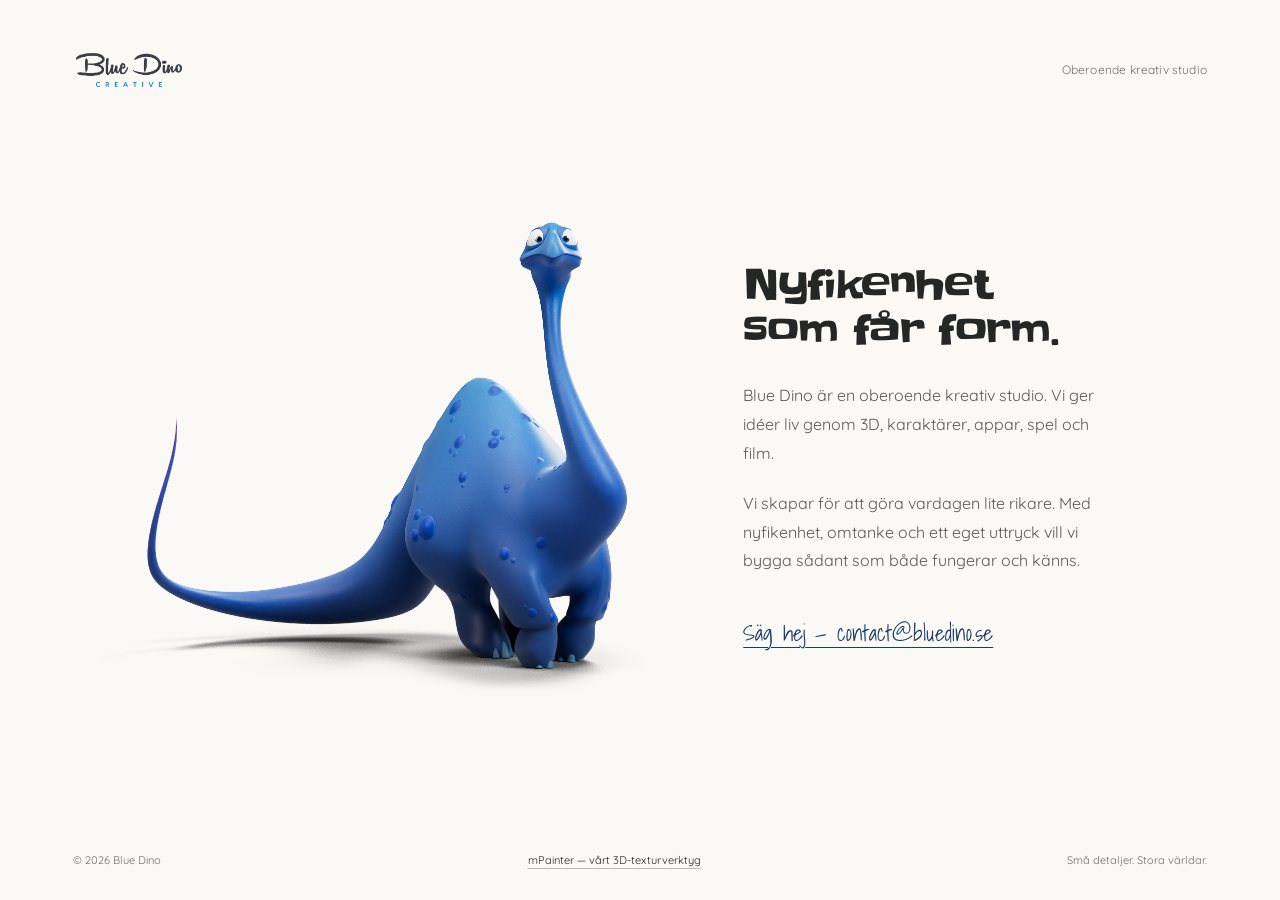
<file: index.html>
<!doctype html>
<html lang="sv">
  <head>
    <meta charset="UTF-8" />
    <meta name="viewport" content="width=device-width, initial-scale=1.0" />
    <meta name="theme-color" content="#faf9f6" />
    <meta name="description" content="Blue Dino är en oberoende kreativ studio. 3D, karaktärer, appar, spel och film — med nyfikenhet, omtanke och ett eget uttryck." />
    <link rel="icon" href="./assets/blue-dino-logo.png" type="image/png" />
    <link rel="preload" href="./assets/dino.png" as="image" fetchpriority="high" />
    <title>Blue Dino — Nyfikenhet som får form</title>
    <script type="module" crossorigin src="./assets/index-DoFZEv8U.js"></script>
    <link rel="stylesheet" crossorigin href="./assets/index-B7NXnQMo.css">
  </head>
  <!-- Fotlanken till /mpainter/ ar inlagd for hand i assets/index-DoFZEv8U.js
       och assets/index-B7NXnQMo.css. Startsidans kallkod ligger i
       BlueDino/website och har gatt isar fran det som ligger har, sa en ny
       build fran den kallan tar bort lanken igen. -->
  <body>
    <div id="root"></div>
  </body>
</html>
</file>
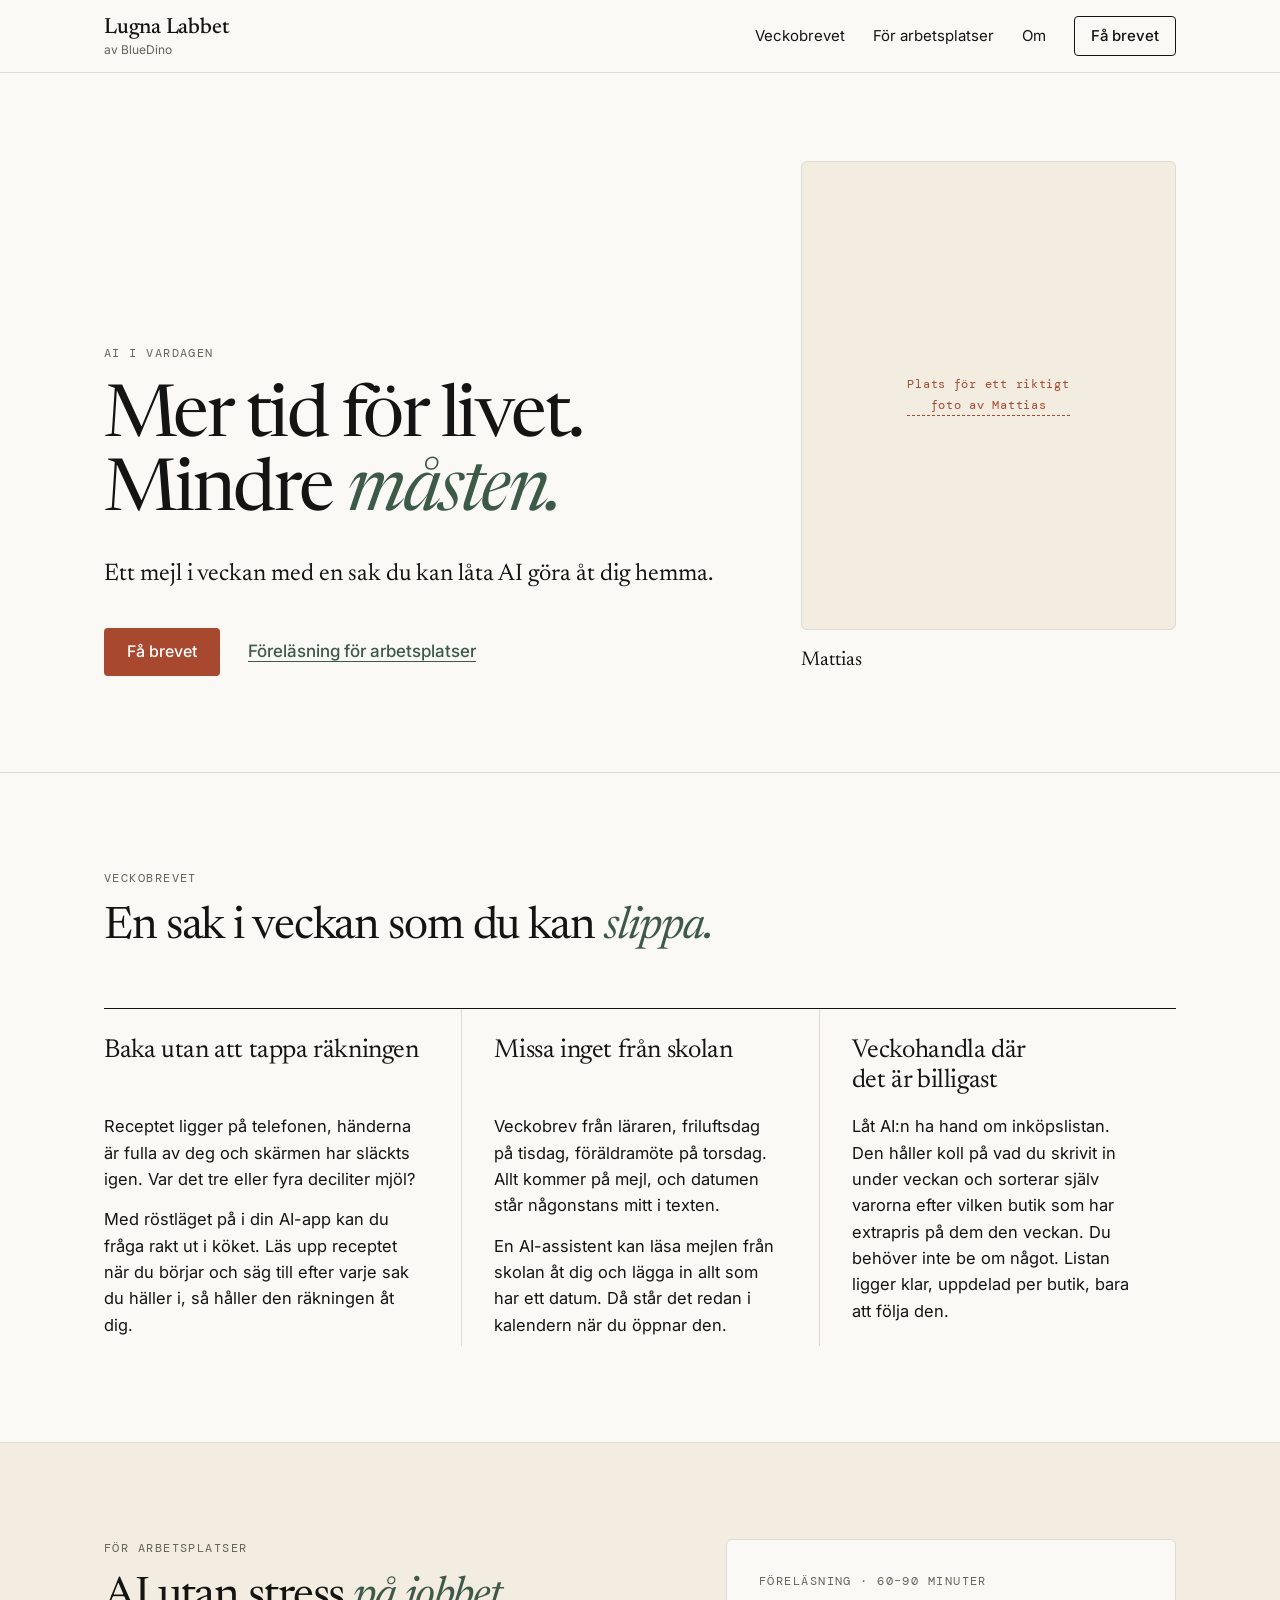
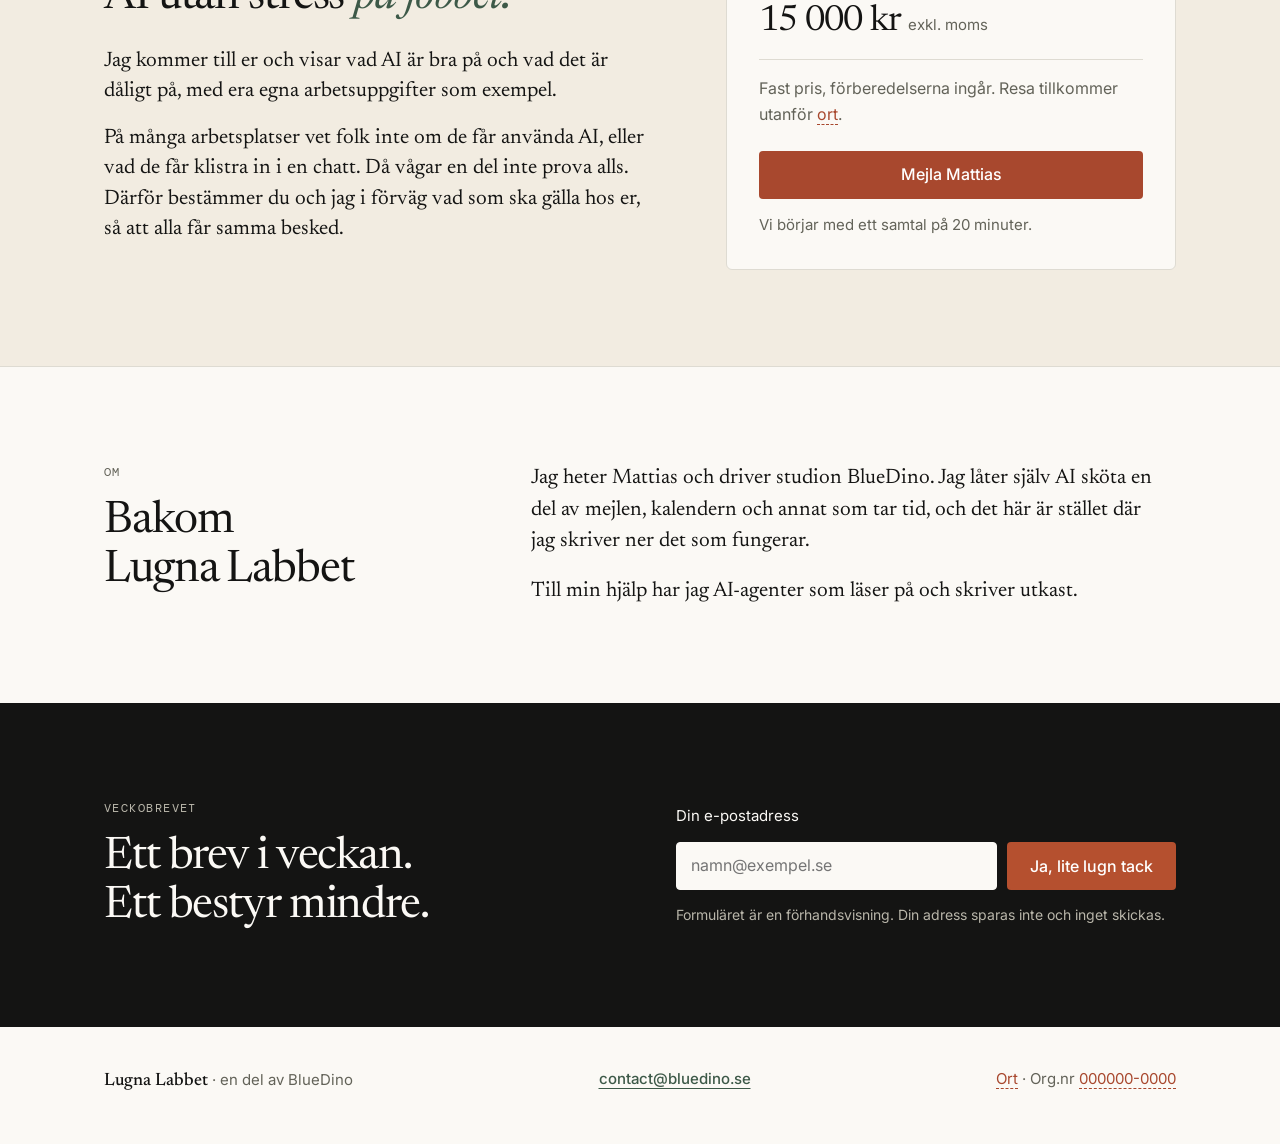
<file: ai/index.html>
<!doctype html>
<html lang="sv">
<head>
<meta charset="utf-8">
<meta name="viewport" content="width=device-width, initial-scale=1">
<title>Lugna Labbet — AI i vardagen, i din takt</title>
<meta name="description" content="Ett mejl i veckan med en sak du kan låta AI göra åt dig hemma. Föreläsningar för arbetsplatser.">
<meta name="color-scheme" content="light">
<link rel="preconnect" href="https://fonts.googleapis.com">
<link rel="preconnect" href="https://fonts.gstatic.com" crossorigin>
<link href="https://fonts.googleapis.com/css2?family=DM+Mono:wght@400;500&family=Inter:wght@400;500;600&family=Newsreader:ital,opsz,wght@0,6..72,400;0,6..72,500;1,6..72,400&display=swap" rel="stylesheet">
<!--
  UTKAST 2026-11-18. Tre saker är platshållare och märkta med class="todo":
  foto på Mattias, ort och organisationsnummer.
  Formuläret skickar ingenting än.
-->
<style>
  :root {
    --paper: #fbf9f5;
    --paper-deep: #f2ece1;
    --ink: #141413;
    --muted: #636359;
    --terra: #a8482e;
    --terra-hover: #8f3b24;
    --sage: #3d5948;
    --sage-soft: #5e7a68;
    --line: #dedbd2;
    --serif: "Newsreader", Georgia, "Times New Roman", serif;
    --sans: "Inter", system-ui, -apple-system, "Segoe UI", Arial, sans-serif;
    --mono: "DM Mono", ui-monospace, "SF Mono", Menlo, monospace;
    --wrap: 1120px;
    --gutter: 24px;
    --radius: 6px;
  }

  *, *::before, *::after { box-sizing: border-box; }
  html { -webkit-text-size-adjust: 100%; scroll-behavior: smooth; }
  body {
    margin: 0;
    background: var(--paper);
    color: var(--ink);
    font-family: var(--sans);
    font-size: 17px;
    line-height: 1.6;
    -webkit-font-smoothing: antialiased;
    text-rendering: optimizeLegibility;
  }
  a { color: inherit; }
  p { margin: 0; }
  h1, h2, h3 { margin: 0; font-family: var(--serif); font-weight: 400; text-wrap: balance; }
  ul { margin: 0; padding: 0; list-style: none; }

  .wrap { max-width: var(--wrap); margin: 0 auto; padding: 0 var(--gutter); }

  .skip {
    position: absolute; left: var(--gutter); top: -60px;
    background: var(--ink); color: var(--paper);
    padding: 10px 14px; border-radius: 4px; text-decoration: none; z-index: 10;
  }
  .skip:focus { top: 12px; }

  :focus-visible { outline: 2px solid var(--sage); outline-offset: 3px; border-radius: 2px; }

  .eyebrow {
    font-family: var(--mono);
    font-size: 12px;
    letter-spacing: 0.12em;
    text-transform: uppercase;
    color: var(--muted);
  }

  .todo { border-bottom: 1px dashed var(--terra); color: var(--terra); }

  /* Knappar och länkar */
  .btn {
    display: inline-flex; align-items: center; justify-content: center;
    min-height: 48px; padding: 0 22px;
    font-family: var(--sans); font-size: 16px; font-weight: 500;
    text-decoration: none; border-radius: 4px; border: 1px solid transparent;
    cursor: pointer; transition: background-color 120ms ease, border-color 120ms ease;
  }
  .btn-primary { background: var(--terra); color: #fff; }
  .btn-primary:hover { background: var(--terra-hover); }
  .btn-quiet { background: transparent; color: var(--ink); border-color: var(--ink); }
  .btn-quiet:hover { background: var(--ink); color: var(--paper); }
  .link {
    color: var(--sage); font-weight: 500;
    text-decoration: underline; text-decoration-thickness: 1px; text-underline-offset: 4px;
  }
  .link:hover { text-decoration-thickness: 2px; }

  /* Sidhuvud */
  .top { border-bottom: 1px solid var(--line); }
  .top .wrap { display: flex; align-items: center; justify-content: space-between; gap: 24px; min-height: 72px; }
  .brand { text-decoration: none; display: flex; flex-direction: column; line-height: 1.1; }
  .brand b { font-family: var(--serif); font-weight: 500; font-size: 22px; letter-spacing: -0.01em; }
  .brand span { font-size: 12px; color: var(--muted); margin-top: 3px; }
  .nav { display: flex; align-items: center; gap: 28px; font-size: 15px; }
  .nav a { text-decoration: none; }
  .nav a:not(.btn):hover { text-decoration: underline; text-underline-offset: 5px; }
  .nav .btn { min-height: 40px; padding: 0 16px; font-size: 15px; }

  /* Första skärmen */
  .hero { padding: 88px 0 96px; }
  .hero .wrap { display: grid; grid-template-columns: minmax(0, 1.25fr) minmax(0, 0.75fr); gap: 72px; align-items: end; }
  .hero h1 {
    font-size: clamp(2.7rem, 6.2vw, 4.5rem);
    line-height: 1.02; letter-spacing: -0.035em;
    margin-top: 20px;
  }
  h1 em, h2 em { font-style: italic; color: var(--sage); }
  .lead {
    font-family: var(--serif); font-size: clamp(1.25rem, 2vw, 1.5rem); line-height: 1.4;
    max-width: 30em; margin-top: 28px;
  }
  .hero-actions { display: flex; flex-wrap: wrap; align-items: center; gap: 20px 28px; margin-top: 36px; }

  .portrait { margin: 0; }
  .portrait .frame {
    aspect-ratio: 4 / 5; background: var(--paper-deep); border: 1px solid var(--line);
    border-radius: var(--radius); display: grid; place-items: center; padding: 24px; text-align: center;
  }
  .portrait .frame span { font-family: var(--mono); font-size: 12px; letter-spacing: 0.06em; line-height: 1.7; }
  .portrait figcaption { margin-top: 14px; font-family: var(--serif); font-size: 20px; }

  /* Avsnitt */
  section { padding: 96px 0; border-top: 1px solid var(--line); }
  .head { max-width: 38em; }
  .head h2, .signup h2 { font-size: clamp(1.95rem, 3.7vw, 2.8rem); line-height: 1.08; letter-spacing: -0.025em; margin-top: 16px; }

  /* Brevet */
  .scenes { display: grid; grid-template-columns: repeat(3, minmax(0, 1fr)); margin-top: 56px; border-top: 1px solid var(--ink); }
  .scenes > li { padding: 28px 36px 8px 0; }
  .scenes > li + li { padding-left: 32px; border-left: 1px solid var(--line); }
  .scenes h3 { font-size: 26px; line-height: 1.15; letter-spacing: -0.015em; min-height: 2.3em; }
  .scenes p { margin-top: 14px; font-size: 16.5px; line-height: 1.6; }
  .scenes h3 + p { margin-top: 16px; }

  /* Arbetsplatser */
  .work { background: var(--paper-deep); }
  .work-grid { display: grid; grid-template-columns: minmax(0, 1.1fr) minmax(0, 0.9fr); gap: 72px; align-items: start; }
  .work .head p:not(.eyebrow) { font-family: var(--serif); font-size: 21px; line-height: 1.45; margin-top: 24px; }
  .work .head p:not(.eyebrow) + p { margin-top: 16px; }

  .offer { background: var(--paper); border: 1px solid var(--line); border-radius: var(--radius); padding: 32px; }
  .offer .price { font-family: var(--serif); font-size: 36px; line-height: 1.1; letter-spacing: -0.02em; margin-top: 12px; }
  .offer .price small { font-family: var(--sans); font-size: 15px; color: var(--muted); letter-spacing: 0; }
  .offer .terms { color: var(--muted); font-size: 16px; margin-top: 16px; padding-top: 16px; border-top: 1px solid var(--line); }
  .offer .btn { width: 100%; margin-top: 24px; }
  .offer .after { font-size: 15px; color: var(--muted); margin-top: 14px; }

  /* Om */
  .about { display: grid; grid-template-columns: minmax(0, 0.55fr) minmax(0, 1fr); gap: 72px; align-items: start; }
  .about .text p { font-family: var(--serif); font-size: 21px; line-height: 1.5; max-width: 30em; }
  .about .text p + p { margin-top: 18px; }

  /* Anmälan */
  .signup { background: var(--ink); color: var(--paper); border-top: 0; }
  .signup .wrap { display: grid; grid-template-columns: minmax(0, 1fr) minmax(0, 1fr); gap: 72px; align-items: center; }
  .signup .eyebrow { color: #b9b6aa; }
  .signup form { display: flex; gap: 10px; flex-wrap: wrap; }
  .signup label { display: block; width: 100%; font-size: 15px; margin-bottom: 4px; }
  .signup input {
    flex: 1 1 220px; min-height: 48px; padding: 0 14px;
    font: inherit; font-size: 16px; color: var(--ink);
    background: var(--paper); border: 1px solid var(--paper); border-radius: 4px;
  }
  .signup input:focus-visible { outline-color: #b9d0c1; }
  .signup .btn-primary { background: #b5502f; }
  .signup .btn-primary:hover { background: var(--terra); }
  .signup small { display: block; margin-top: 14px; font-size: 14px; color: #b9b6aa; }

  /* Sidfot */
  footer { padding: 40px 0 48px; font-size: 15px; color: var(--muted); }
  footer .wrap { display: flex; flex-wrap: wrap; justify-content: space-between; gap: 12px 40px; }
  footer b { color: var(--ink); font-family: var(--serif); font-weight: 500; font-size: 18px; }

  @media (max-width: 880px) {
    body { font-size: 16px; }
    .nav a:not(.btn) { display: none; }
    section { padding: 64px 0; }
    .hero { padding: 48px 0 64px; }
    .hero .wrap, .work-grid, .about, .signup .wrap { grid-template-columns: minmax(0, 1fr); gap: 40px; }
    .portrait { max-width: 320px; }
    .scenes { grid-template-columns: minmax(0, 1fr); margin-top: 40px; }
    .scenes > li, .scenes > li + li { padding: 28px 0 12px; border-left: 0; }
    .scenes > li + li { border-top: 1px solid var(--ink); }
    .scenes h3 { min-height: 0; }
    footer .wrap { flex-direction: column; }
  }

  @media (prefers-reduced-motion: reduce) {
    html { scroll-behavior: auto; }
    .btn { transition: none; }
  }
</style>
</head>
<body>

<a class="skip" href="#innehall">Hoppa till innehållet</a>

<header class="top">
  <div class="wrap">
    <a class="brand" href="#" aria-label="Lugna Labbet, av BlueDino">
      <b>Lugna Labbet</b>
      <span>av BlueDino</span>
    </a>
    <nav class="nav" aria-label="Huvudmeny">
      <a href="#brevet">Veckobrevet</a>
      <a href="#arbetsplatser">För arbetsplatser</a>
      <a href="#om">Om</a>
      <a class="btn btn-quiet" href="#anmalan">Få brevet</a>
    </nav>
  </div>
</header>

<main id="innehall">

  <div class="hero">
    <div class="wrap">
      <div>
        <p class="eyebrow">AI i vardagen</p>
        <h1>Mer tid för livet.<br>Mindre <em>måsten.</em></h1>
        <p class="lead">Ett mejl i veckan med en sak du kan låta AI göra åt dig hemma.</p>
        <div class="hero-actions">
          <a class="btn btn-primary" href="#anmalan">Få brevet</a>
          <a class="link" href="#arbetsplatser">Föreläsning för arbetsplatser</a>
        </div>
      </div>
      <figure class="portrait">
        <div class="frame"><span class="todo">Plats för ett riktigt<br>foto av Mattias</span></div>
        <figcaption>Mattias</figcaption>
      </figure>
    </div>
  </div>

  <section id="brevet">
    <div class="wrap">
      <div class="head">
        <p class="eyebrow">Veckobrevet</p>
        <h2>En sak i veckan som du kan <em>slippa.</em></h2>
      </div>
      <ul class="scenes">
        <li>
          <h3>Baka utan att tappa räkningen</h3>
          <p>Receptet ligger på telefonen, händerna är fulla av deg och skärmen har släckts igen. Var det tre eller fyra deciliter mjöl?</p>
          <p>Med röstläget på i din AI-app kan du fråga rakt ut i köket. Läs upp receptet när du börjar och säg till efter varje sak du häller i, så håller den räkningen åt dig.</p>
        </li>
        <li>
          <h3>Missa inget från skolan</h3>
          <p>Veckobrev från läraren, friluftsdag på tisdag, föräldramöte på torsdag. Allt kommer på mejl, och datumen står någonstans mitt i texten.</p>
          <p>En AI-assistent kan läsa mejlen från skolan åt dig och lägga in allt som har ett datum. Då står det redan i kalendern när du öppnar den.</p>
        </li>
        <li>
          <h3>Veckohandla där det är billigast</h3>
          <p>Låt AI:n ha hand om inköpslistan. Den håller koll på vad du skrivit in under veckan och sorterar själv varorna efter vilken butik som har extrapris på dem den veckan. Du behöver inte be om något. Listan ligger klar, uppdelad per butik, bara att följa den.</p>
        </li>
      </ul>
    </div>
  </section>

  <section id="arbetsplatser" class="work">
    <div class="wrap work-grid">
      <div class="head">
        <p class="eyebrow">För arbetsplatser</p>
        <h2>AI utan stress <em>på jobbet.</em></h2>
        <p>Jag kommer till er och visar vad AI är bra på och vad det är dåligt på, med era egna arbetsuppgifter som exempel.</p>
        <p>På många arbetsplatser vet folk inte om de får använda AI, eller vad de får klistra in i en chatt. Då vågar en del inte prova alls. Därför bestämmer du och jag i förväg vad som ska gälla hos er, så att alla får samma besked.</p>
      </div>

      <aside class="offer" aria-label="Pris och bokning">
        <p class="eyebrow">Föreläsning · 60–90 minuter</p>
        <p class="price">15 000 kr <small>exkl. moms</small></p>
        <p class="terms">Fast pris, förberedelserna ingår. Resa tillkommer utanför <span class="todo">ort</span>.</p>
        <a class="btn btn-primary" href="mailto:contact@bluedino.se?subject=F%C3%B6rel%C3%A4sning">Mejla Mattias</a>
        <p class="after">Vi börjar med ett samtal på 20 minuter.</p>
      </aside>
    </div>
  </section>

  <section id="om">
    <div class="wrap about">
      <div class="head">
        <p class="eyebrow">Om</p>
        <h2>Bakom Lugna Labbet</h2>
      </div>
      <div class="text">
        <p>Jag heter Mattias och driver studion BlueDino. Jag låter själv AI sköta en del av mejlen, kalendern och annat som tar tid, och det här är stället där jag skriver ner det som fungerar.</p>
        <p>Till min hjälp har jag AI-agenter som läser på och skriver utkast.</p>
      </div>
    </div>
  </section>

  <section id="anmalan" class="signup">
    <div class="wrap">
      <div>
        <p class="eyebrow">Veckobrevet</p>
        <h2>Ett brev i veckan.<br>Ett bestyr mindre.</h2>
      </div>
      <div>
        <form id="brevform" novalidate>
          <label for="epost">Din e-postadress</label>
          <input id="epost" name="epost" type="email" autocomplete="email" placeholder="namn@exempel.se" required>
          <button class="btn btn-primary" type="submit">Ja, lite lugn tack</button>
        </form>
        <small id="formnot" role="status">Formuläret är en förhandsvisning. Din adress sparas inte och inget skickas.</small>
      </div>
    </div>
  </section>

</main>

<footer>
  <div class="wrap">
    <p><b>Lugna Labbet</b> · en del av BlueDino</p>
    <p><a class="link" href="mailto:contact@bluedino.se">contact@bluedino.se</a></p>
    <p><span class="todo">Ort</span> · Org.nr <span class="todo">000000-0000</span></p>
  </div>
</footer>

<script>
  // Förhandsvisning: formuläret skickar ingenting.
  document.getElementById('brevform').addEventListener('submit', function (e) {
    e.preventDefault();
    document.getElementById('formnot').textContent =
      'Det här är en förhandsvisning. Ingenting skickades och din adress sparades inte.';
  });
</script>

</body>
</html>
</file>
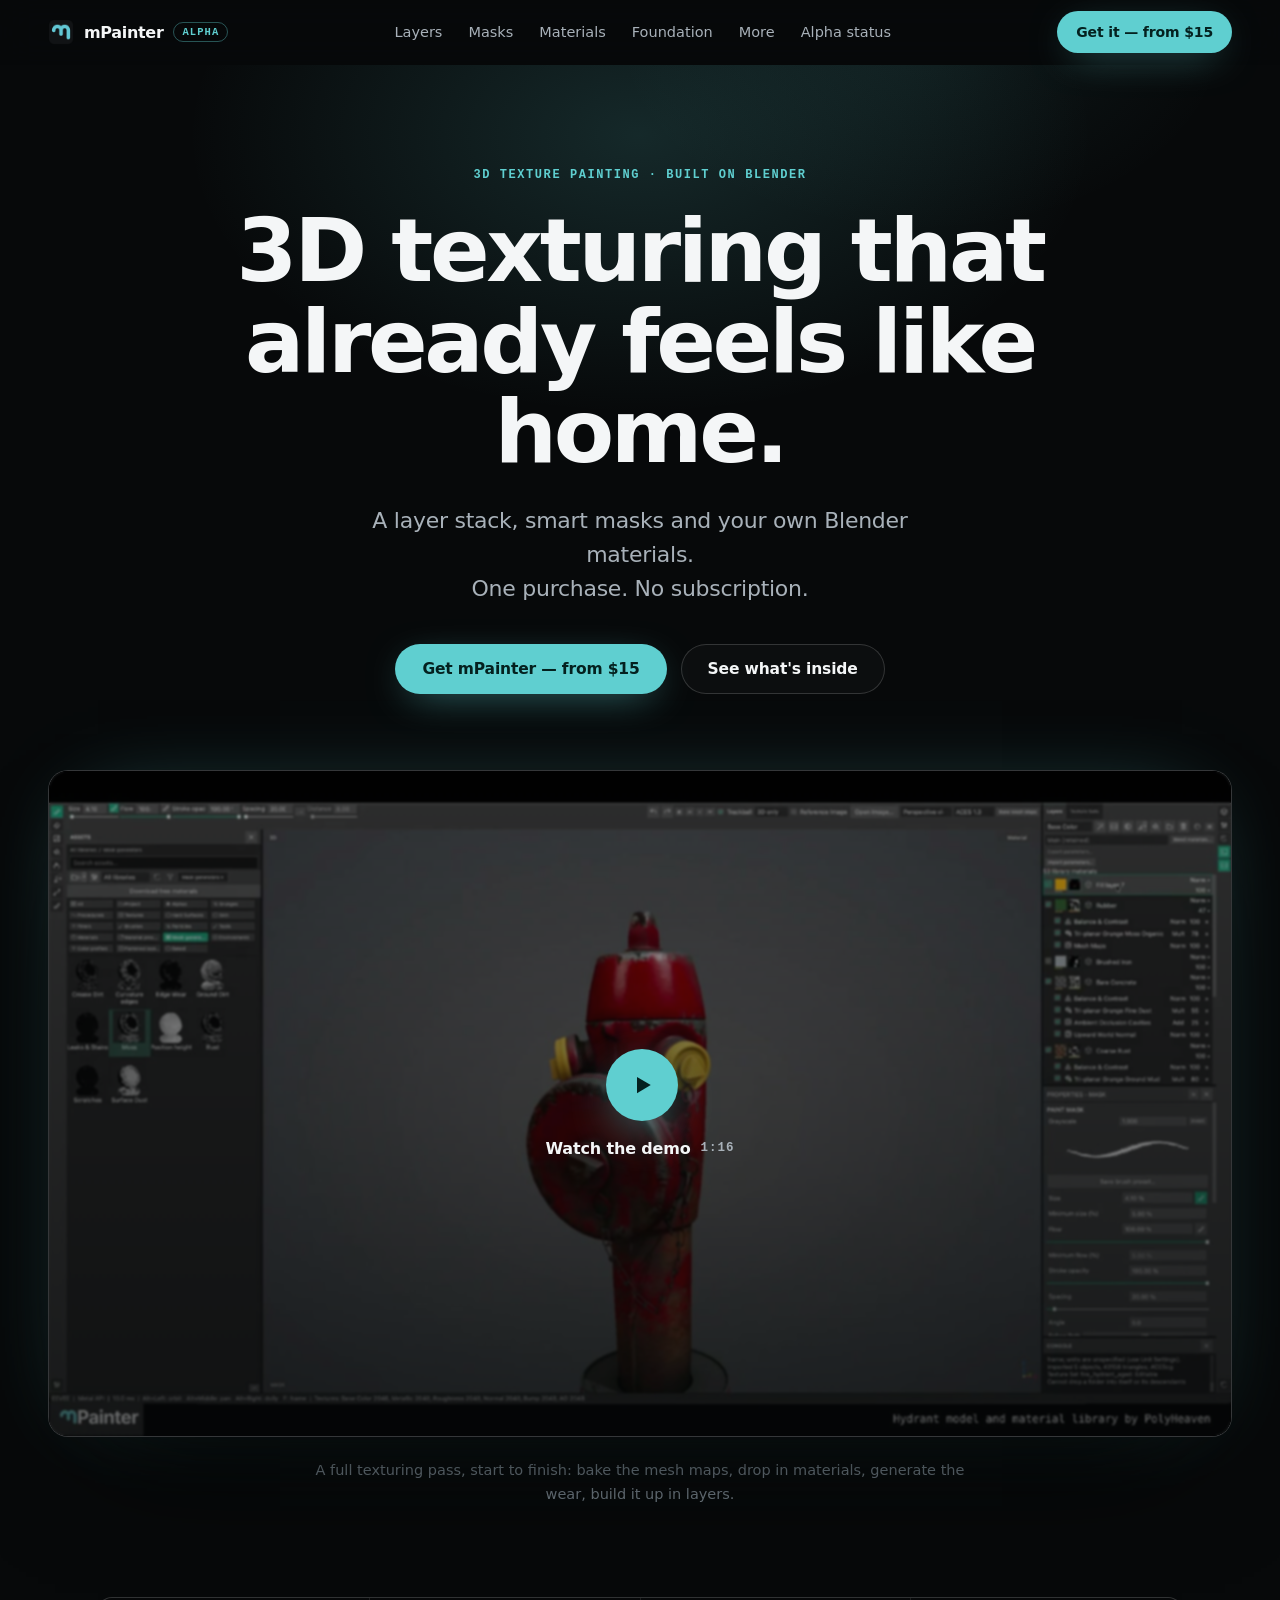
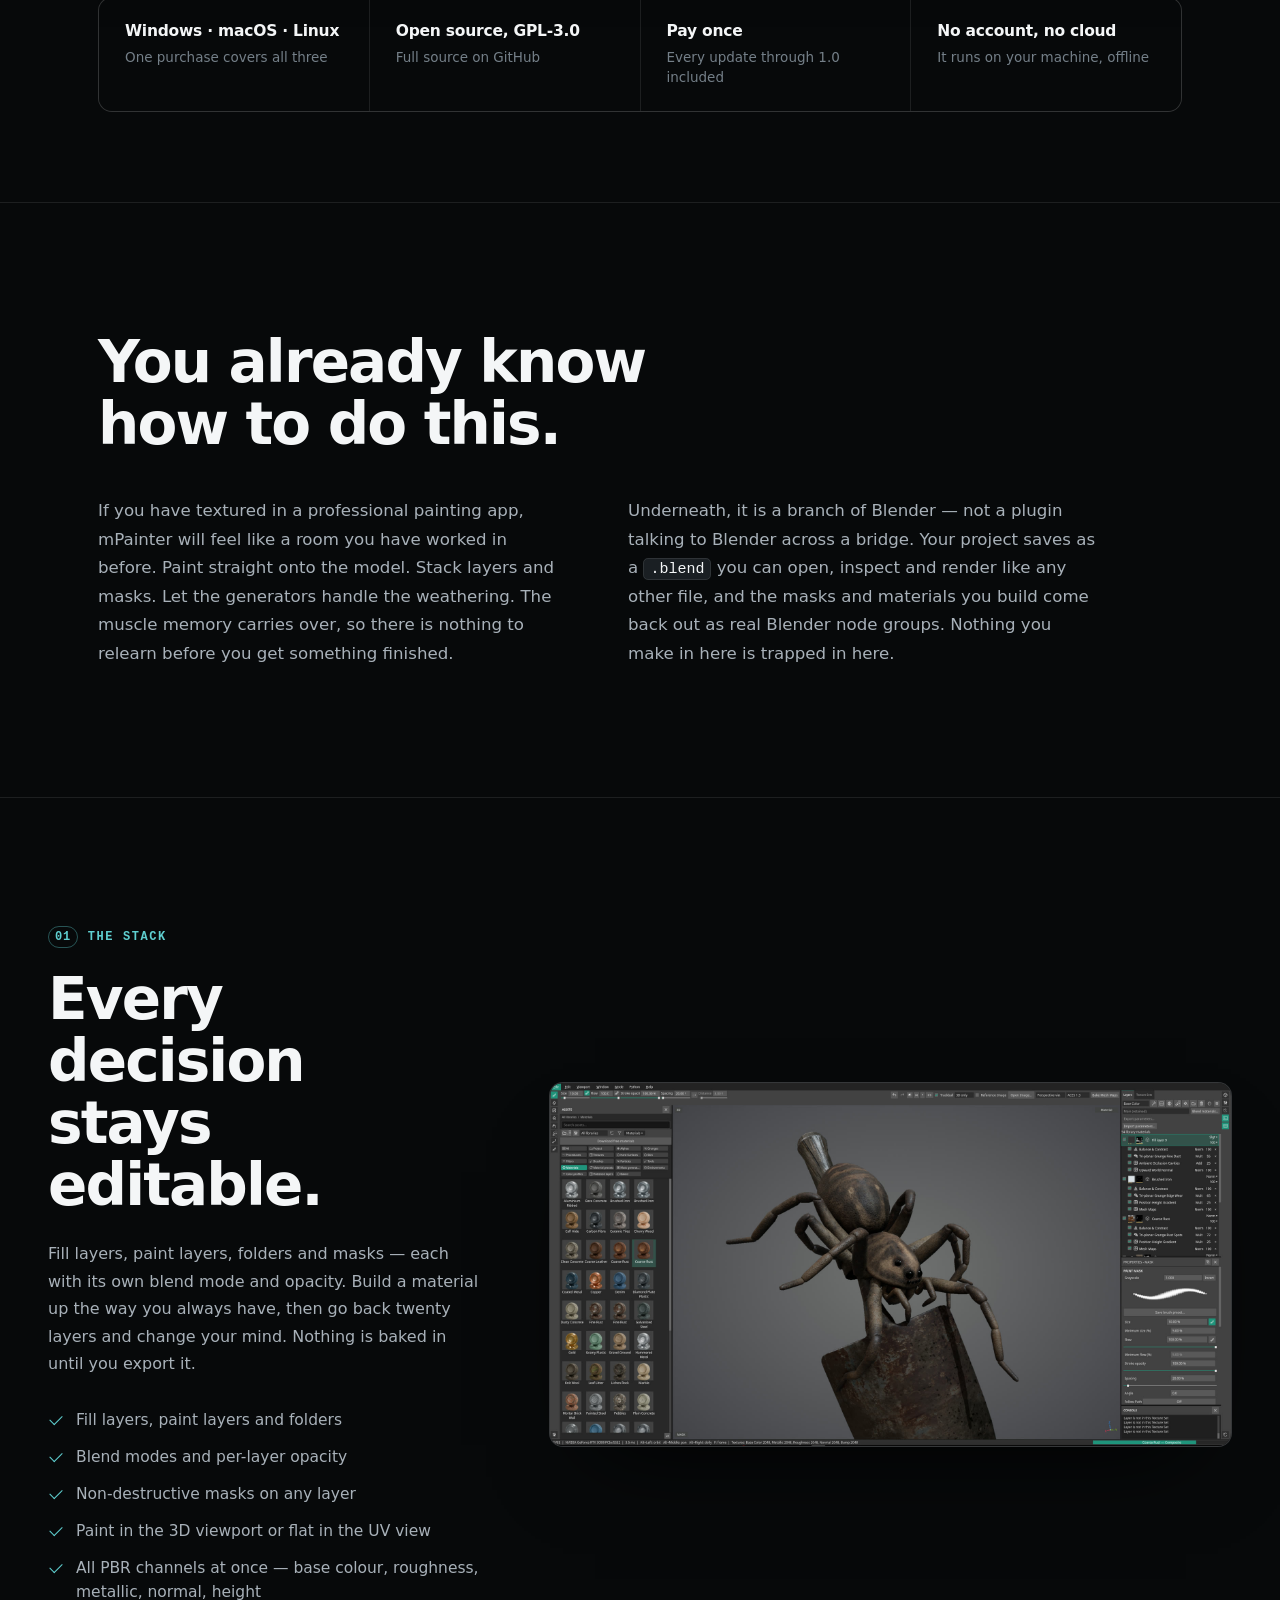
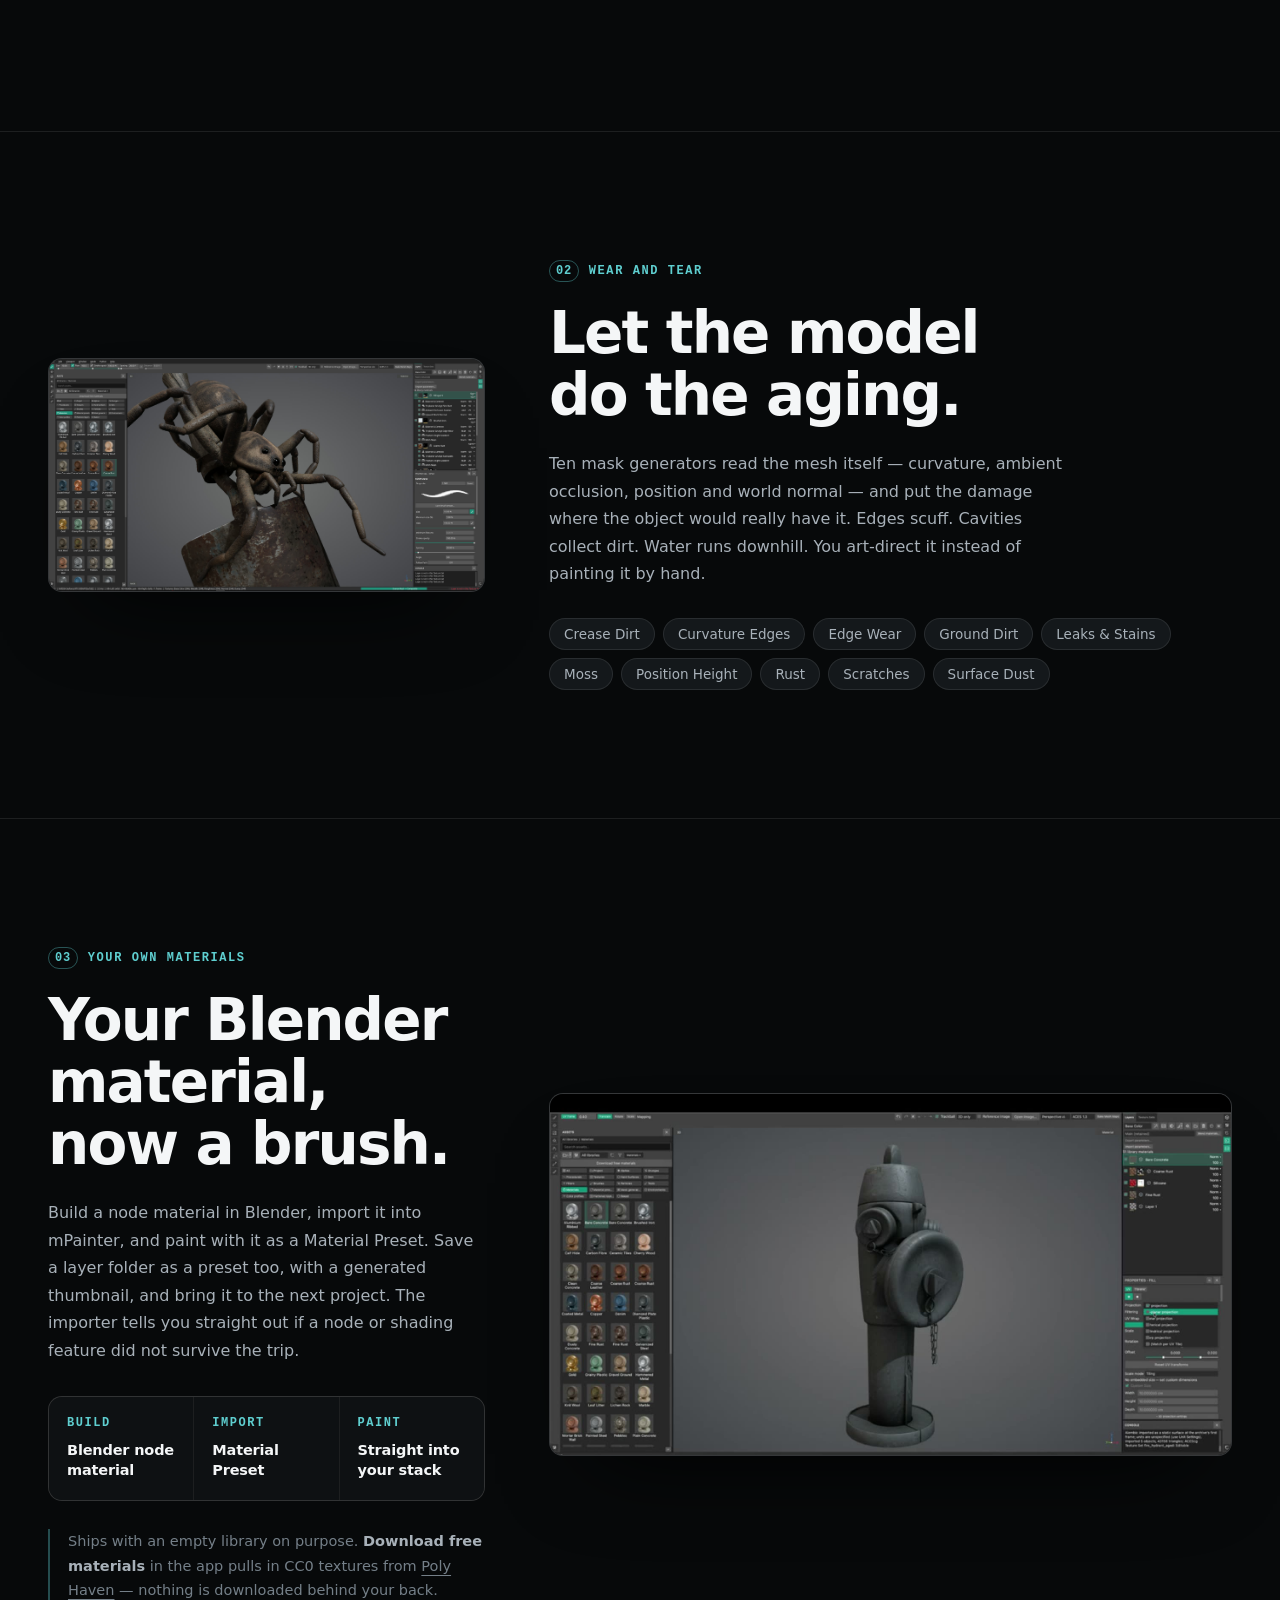
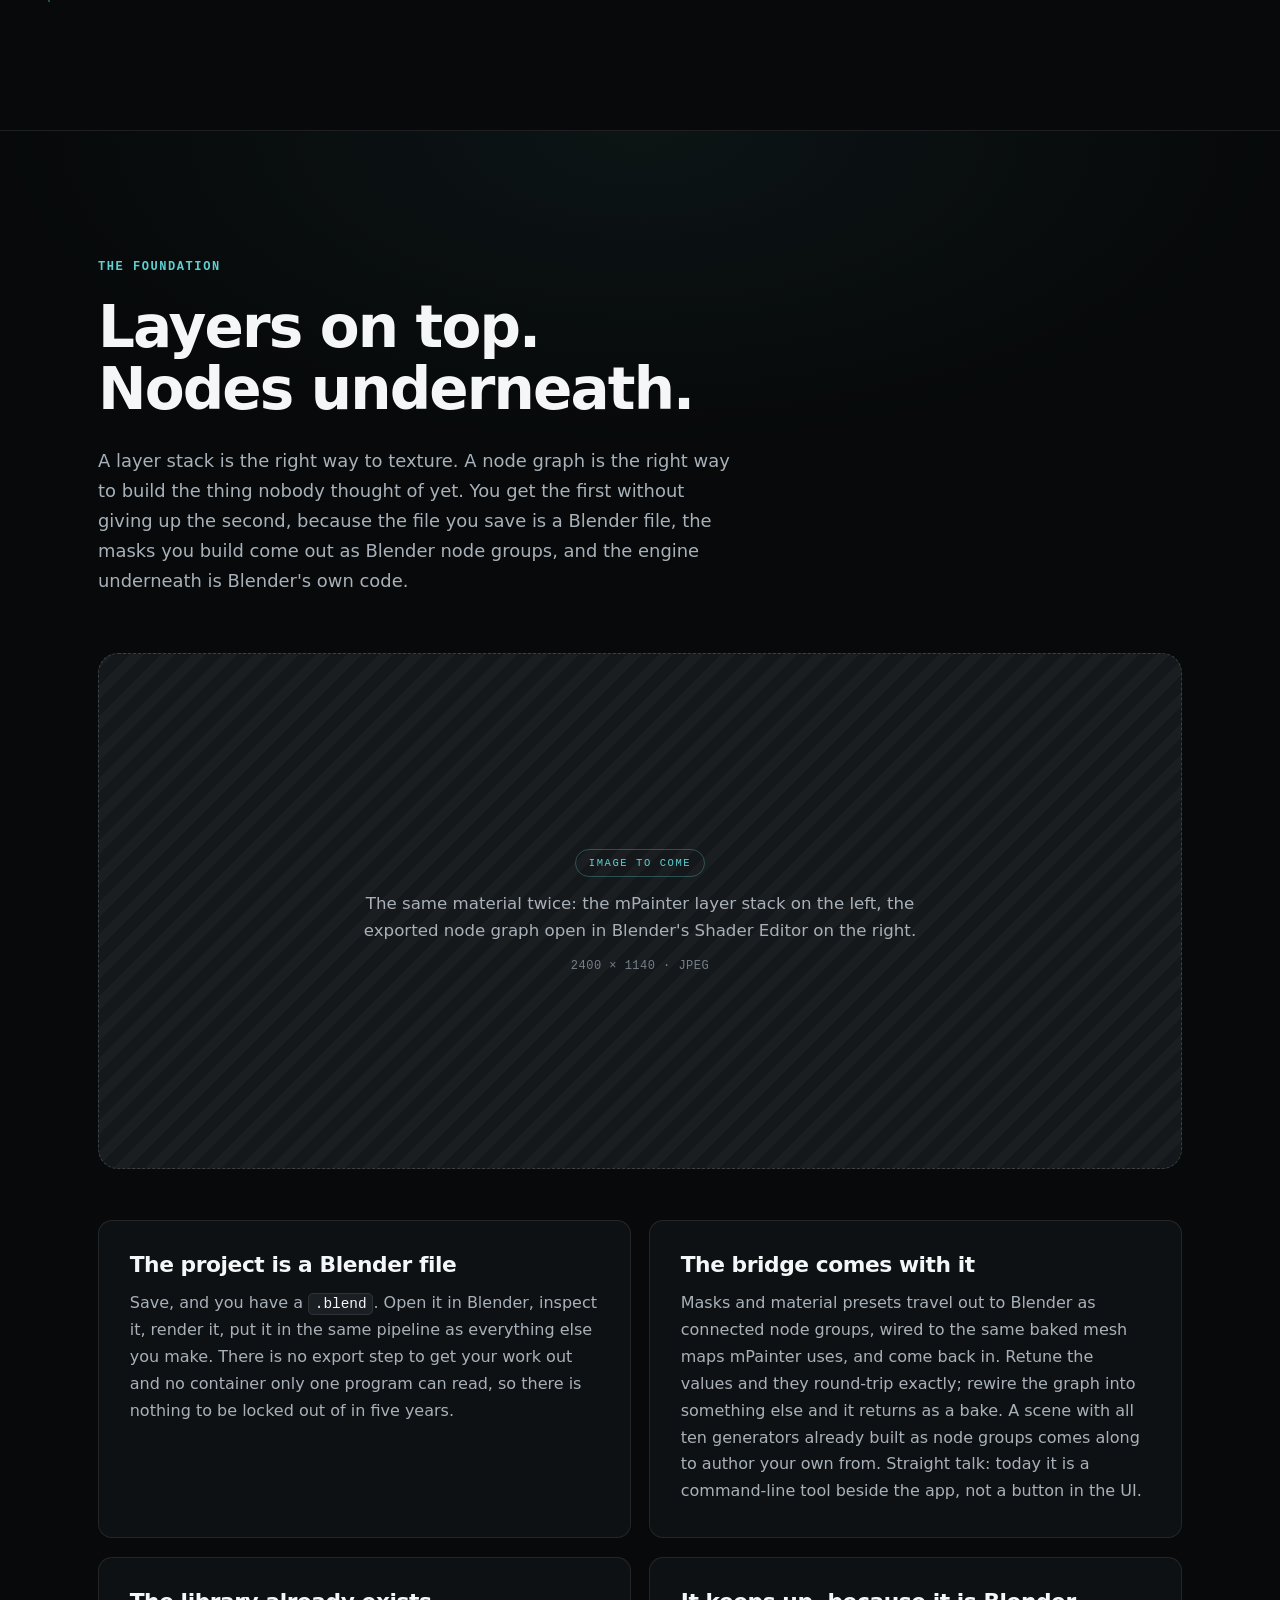
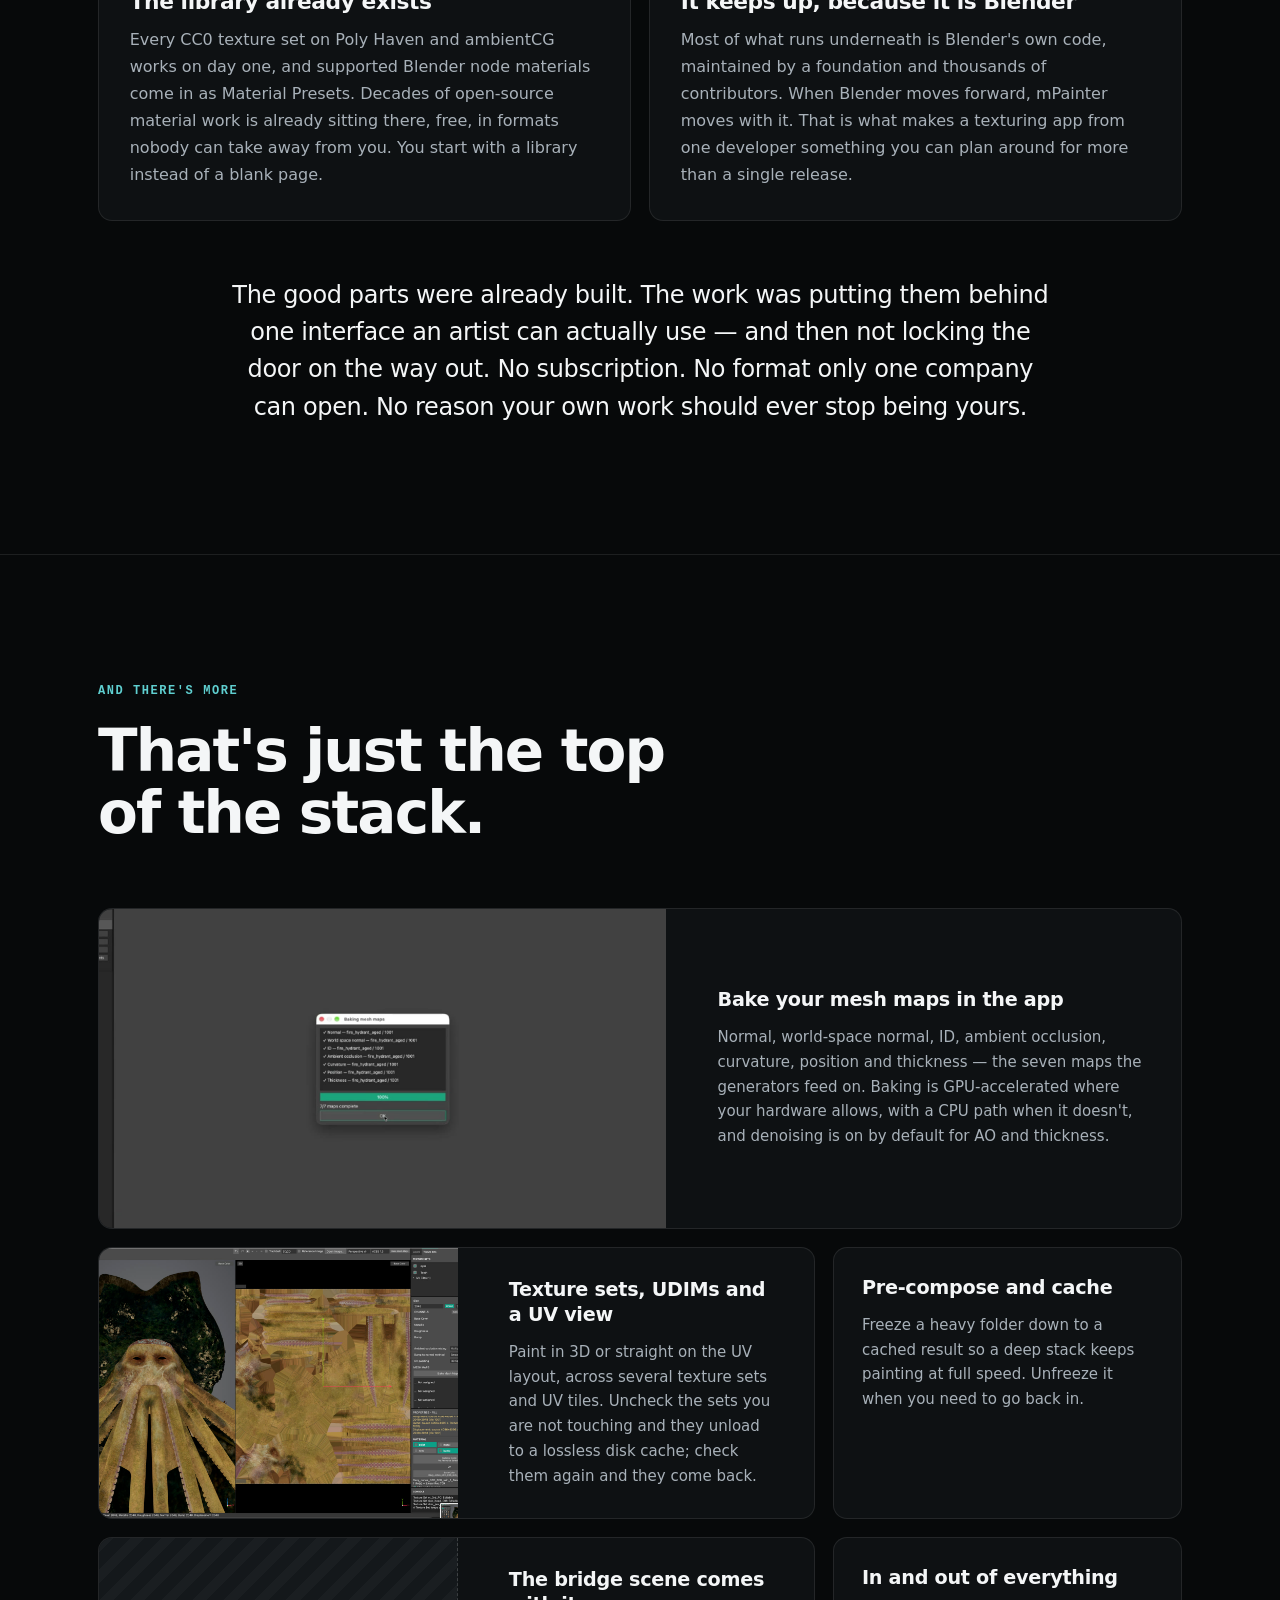
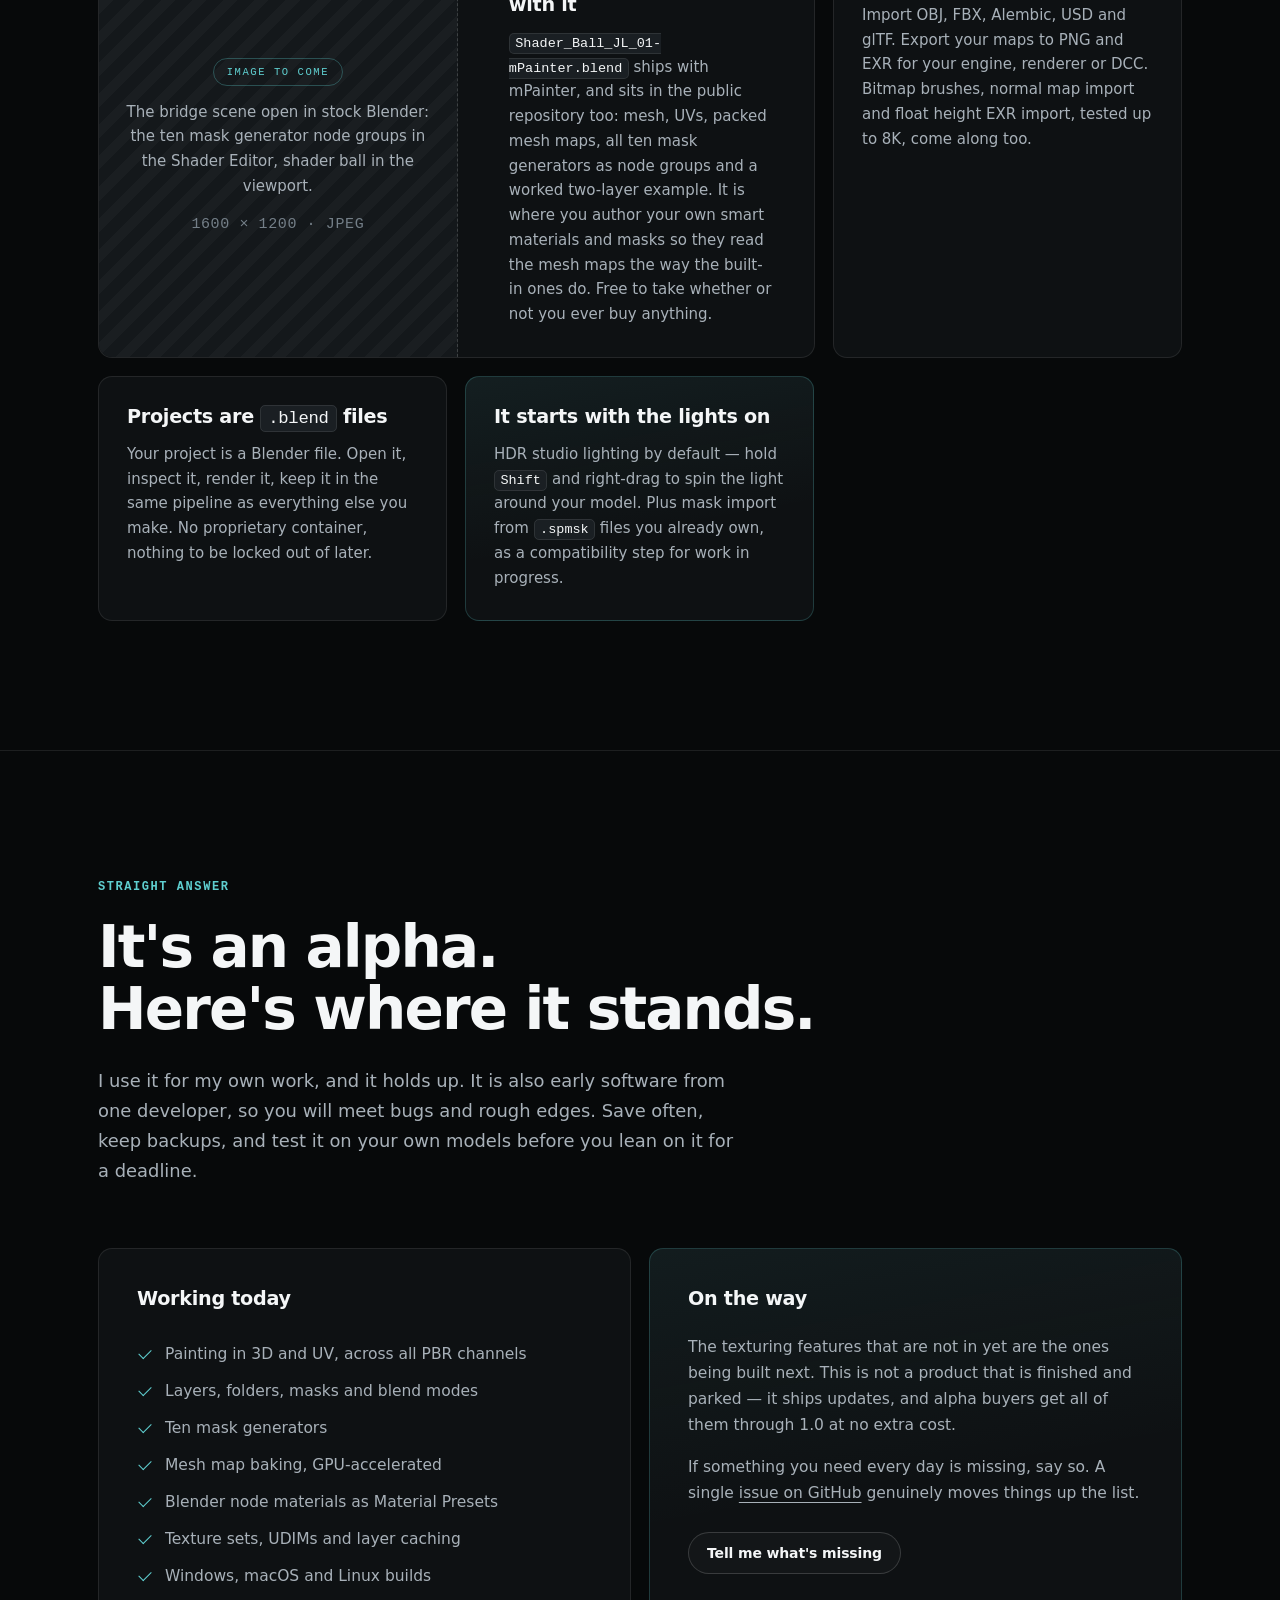
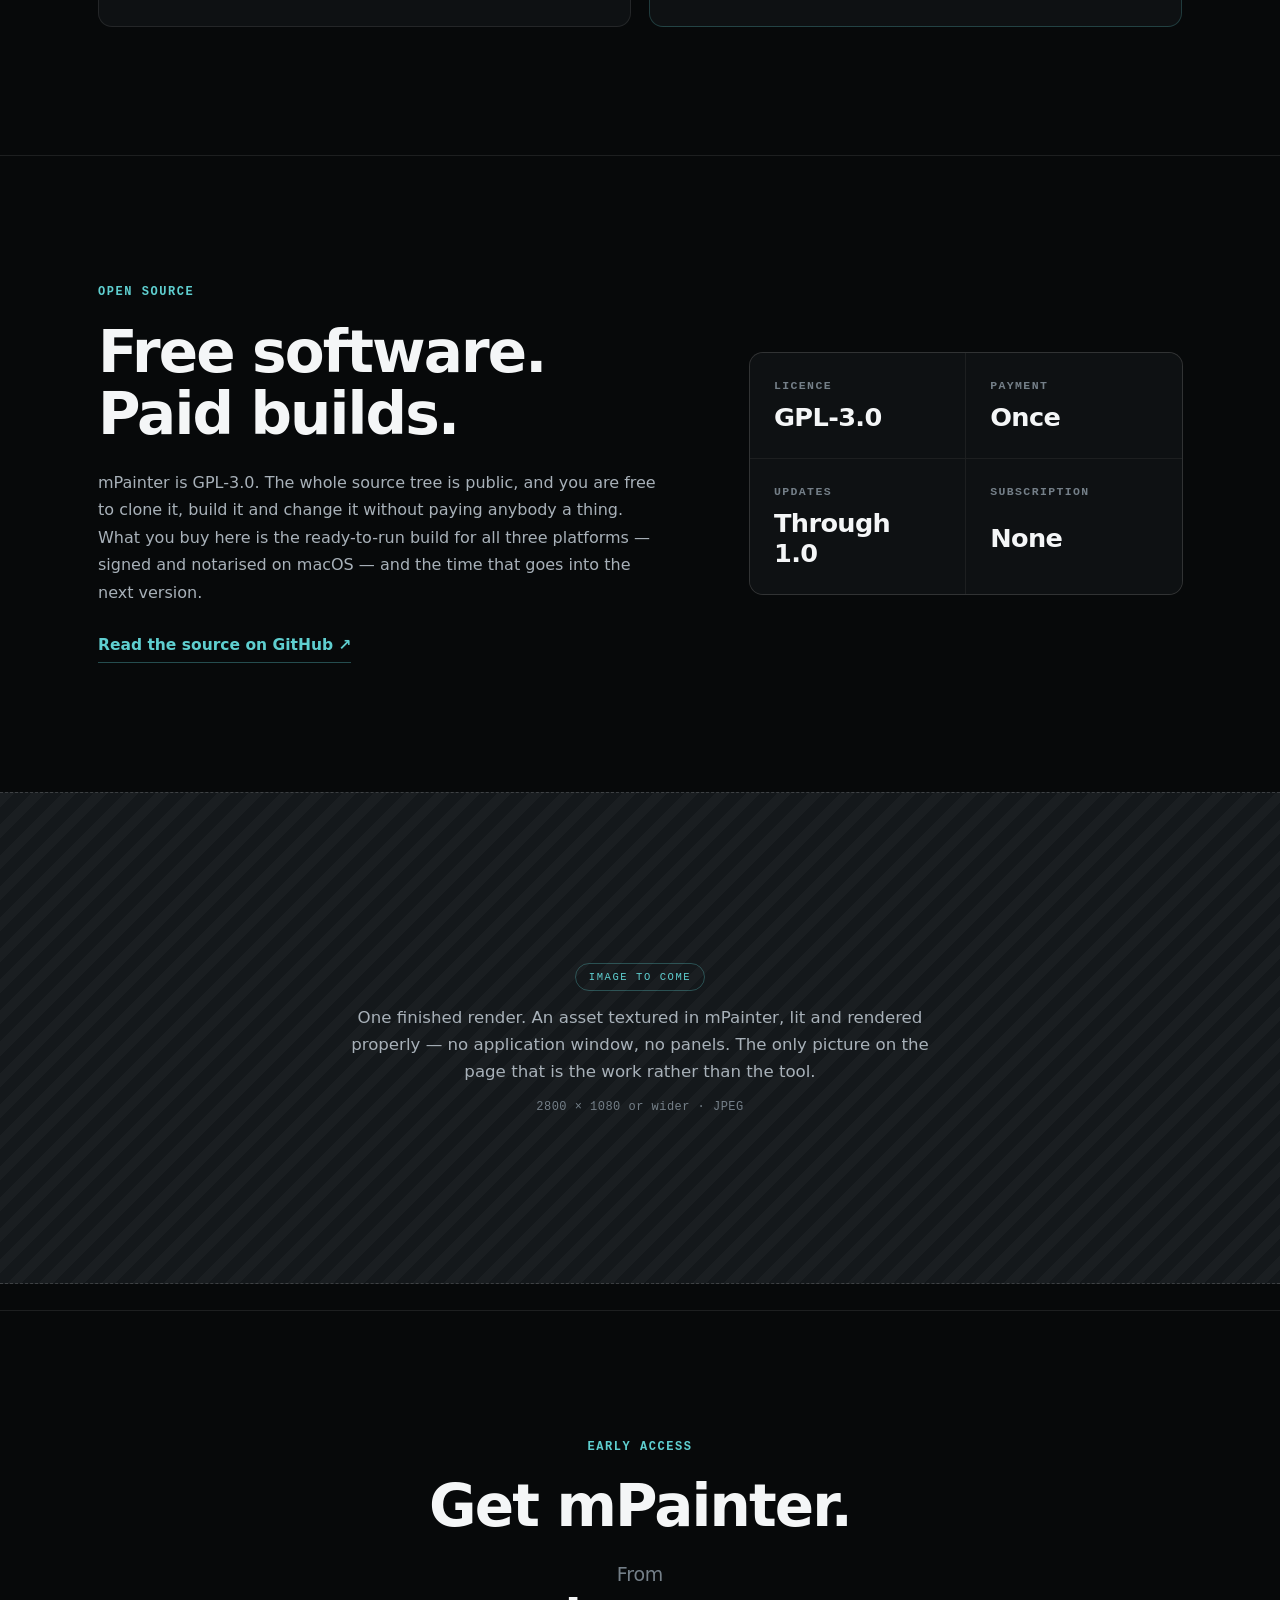
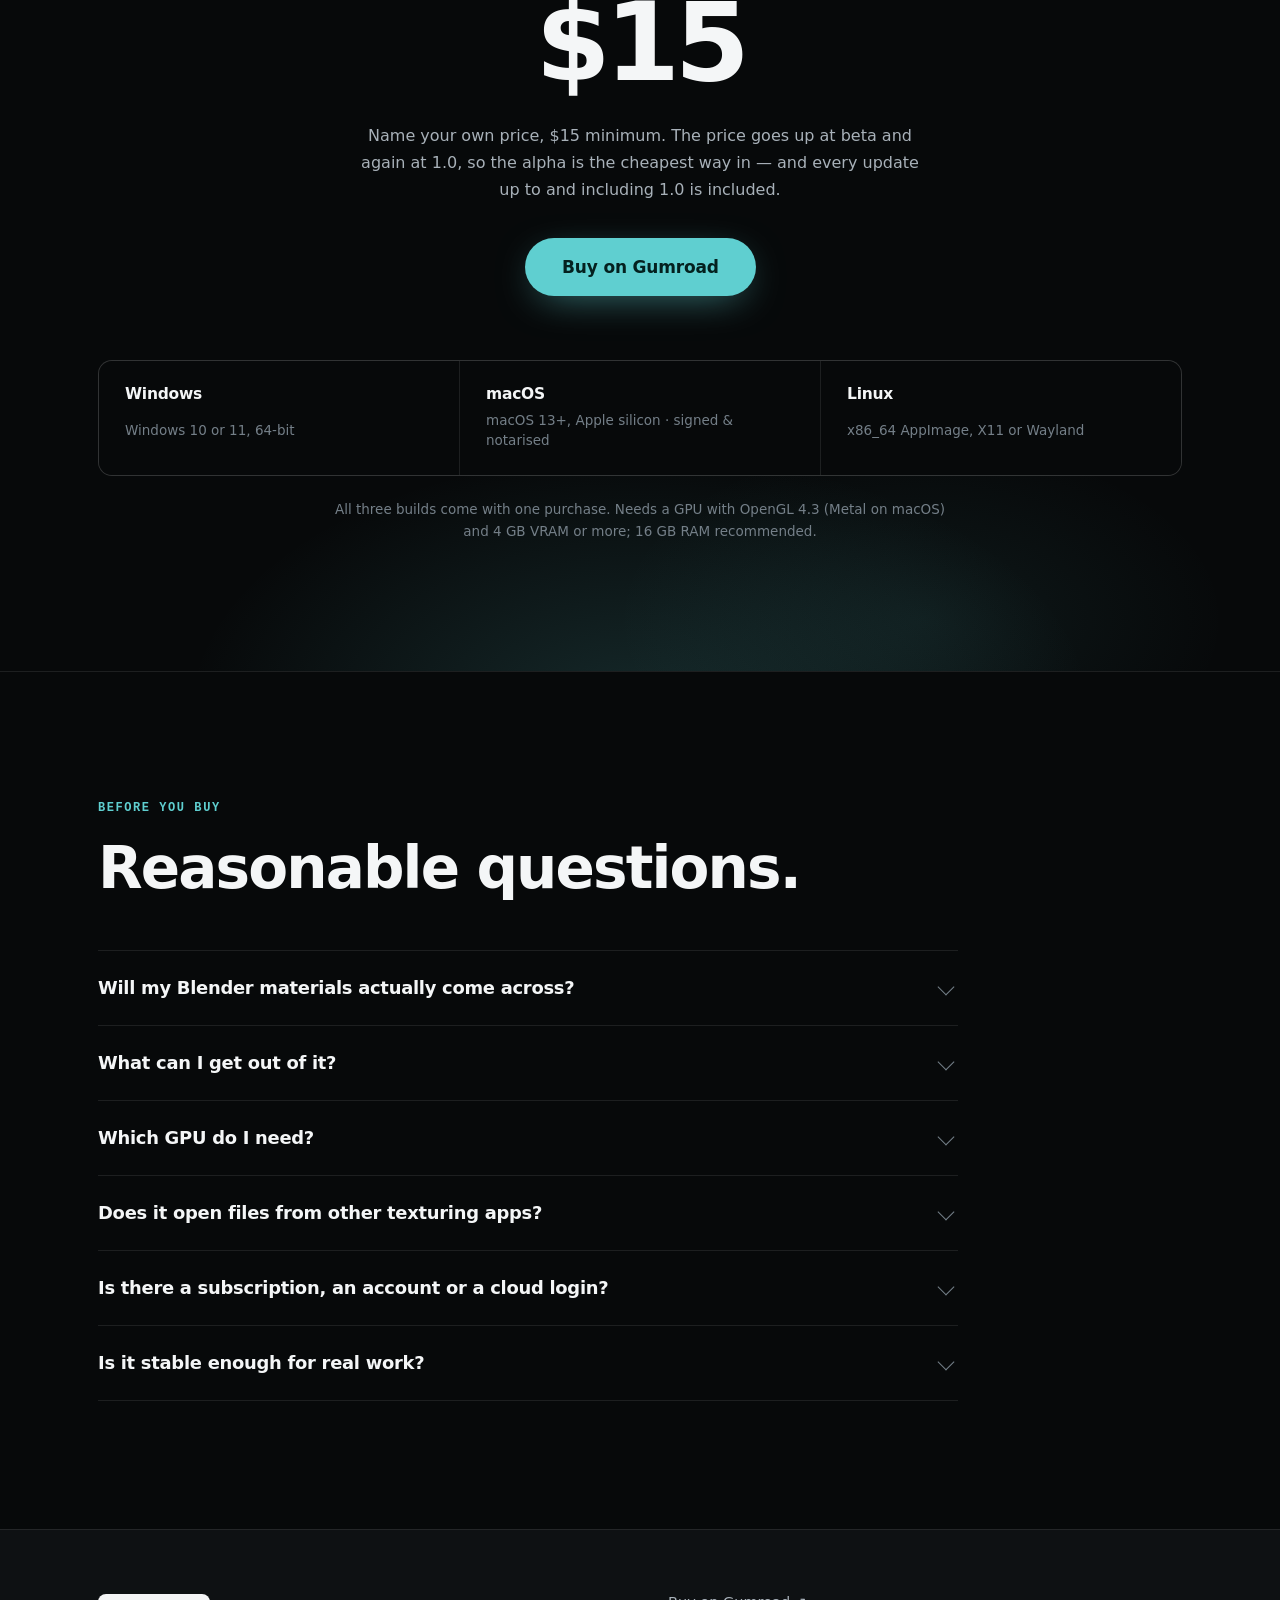
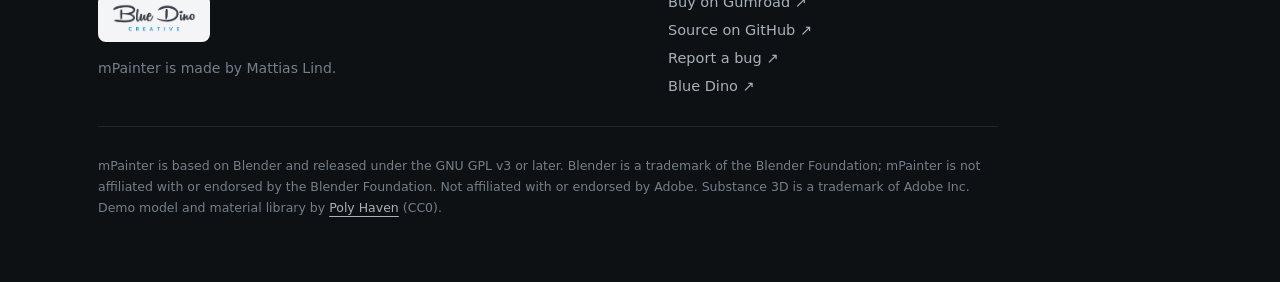
<file: mpainter/index.html>
<!doctype html>
<html lang="en">
  <head>
    <meta charset="UTF-8" />
    <meta name="viewport" content="width=device-width, initial-scale=1.0" />
    <meta name="theme-color" content="#07090a" />
    <meta name="description" content="mPainter is layer-based 3D texture painting built on Blender. Paint on the model, let mask generators do the weathering, and import your own Blender node materials as presets. One purchase, no subscription. Windows, macOS and Linux." />
    <meta name="author" content="Mattias Lind — Blue Dino" />
    <link rel="canonical" href="https://bluedino.se/mpainter/" />
    <meta property="og:type" content="website" />
    <meta property="og:site_name" content="Blue Dino" />
    <meta property="og:title" content="mPainter — 3D texturing that already feels like home" />
    <meta property="og:description" content="Layer-based 3D texture painting built on Blender. Smart mask generators, your own Blender materials as presets, and no subscription. Alpha from $15." />
    <meta property="og:url" content="https://bluedino.se/mpainter/" />
    <meta property="og:image" content="https://bluedino.se/mpainter/assets/cover-1280x720.png" />
    <meta property="og:image:width" content="1280" />
    <meta property="og:image:height" content="720" />
    <meta property="og:image:alt" content="mPainter alpha — layer-based 3D texture painting built on Blender, with a painted character holding a brush." />
    <meta name="twitter:card" content="summary_large_image" />
    <link rel="icon" href="./assets/mpainter-icon.png" type="image/png" />
    <script>document.documentElement.classList.add("js");</script>
    <link rel="stylesheet" href="./styles.css" />
    <title>mPainter — 3D texture painting built on Blender</title>
  </head>
  <body>
    <a class="skip-link" href="#main">Skip to content</a>

    <header class="topbar" id="topbar">
      <div class="topbar-inner">
        <a class="brand" href="#top" aria-label="mPainter, top of page">
          <img src="./assets/mpainter-icon.png" alt="" width="256" height="256" />
          <span class="brand-name">mPainter</span>
          <span class="chip">Alpha</span>
        </a>
        <nav class="topnav" aria-label="Sections">
          <a href="#stack">Layers</a>
          <a href="#wear">Masks</a>
          <a href="#materials">Materials</a>
          <a href="#foundation">Foundation</a>
          <a href="#more">More</a>
          <a href="#honest">Alpha status</a>
        </nav>
        <a class="btn btn-primary btn-sm" href="https://mattiaslind.gumroad.com/l/mpainter" rel="noopener">Get it — from&nbsp;$15</a>
      </div>
    </header>

    <main id="main">
      <span id="top"></span>

      <!-- ───────────────────────────── HERO ───────────────────────────── -->
      <section class="hero">
        <div class="glow" aria-hidden="true"></div>
        <div class="wrap hero-copy">
          <p class="eyebrow reveal">3D texture painting · Built on Blender</p>
          <h1 class="reveal">3D texturing that<br />already feels like home.</h1>
          <p class="lead reveal">A layer stack, smart masks and your own Blender materials.<br class="br-wide" /> One purchase. No subscription.</p>
          <div class="cta-row reveal">
            <a class="btn btn-primary" href="https://mattiaslind.gumroad.com/l/mpainter" rel="noopener">Get mPainter — from $15</a>
            <a class="btn btn-ghost" href="#stack">See what's inside</a>
          </div>
        </div>

        <div class="wrap wrap-wide reveal">
          <figure class="player" id="demo">
            <video
              id="demo-video"
              class="player-video"
              preload="none"
              playsinline
              poster="./assets/demo-poster.jpg"
              width="1920"
              height="1080">
              <source src="./assets/demo.mp4" type="video/mp4" />
              <p class="player-fallback">Your browser can’t play this video. <a href="./assets/demo.mp4">Download the demo (12&nbsp;MB)</a>.</p>
            </video>
            <button class="player-play" type="button" id="demo-play" aria-label="Play the mPainter demo, 1 minute 16 seconds">
              <svg viewBox="0 0 24 24" aria-hidden="true" focusable="false"><path d="M8 5.5v13l11-6.5z" /></svg>
              <span>Watch the demo <span class="player-dur">1:16</span></span>
            </button>
          </figure>
          <p class="player-caption">A full texturing pass, start to finish: bake the mesh maps, drop in materials, generate the wear, build it up in layers.</p>
        </div>

        <div class="wrap">
          <ul class="trust" aria-label="What you get">
            <li><strong>Windows · macOS · Linux</strong><span>One purchase covers all three</span></li>
            <li><strong>Open source, GPL-3.0</strong><span>Full source on GitHub</span></li>
            <li><strong>Pay once</strong><span>Every update through 1.0 included</span></li>
            <li><strong>No account, no cloud</strong><span>It runs on your machine, offline</span></li>
          </ul>
        </div>
      </section>

      <!-- ──────────────────────────── THE CASE ───────────────────────── -->
      <section class="statement">
        <div class="wrap">
          <h2 class="reveal">You already know<br />how to do this.</h2>
          <div class="statement-body reveal">
            <p>If you have textured in a professional painting app, mPainter will feel like a room you have worked in before. Paint straight onto the model. Stack layers and masks. Let the generators handle the weathering. The muscle memory carries over, so there is nothing to relearn before you get something finished.</p>
            <p>Underneath, it is a branch of Blender — not a plugin talking to Blender across a bridge. Your project saves as a&nbsp;<code>.blend</code>&nbsp;you can open, inspect and render like any other file, and the masks and materials you build come back out as real Blender node groups. Nothing you make in here is trapped in&nbsp;here.</p>
          </div>
        </div>
      </section>

      <!-- ─────────────────────────── FEATURE 01 ──────────────────────── -->
      <section class="feature" id="stack">
        <div class="wrap feature-grid">
          <div class="feature-copy reveal">
            <p class="eyebrow"><span class="num">01</span> The stack</p>
            <h2>Every decision<br />stays editable.</h2>
            <p class="body">Fill layers, paint layers, folders and masks — each with its own blend mode and opacity. Build a material up the way you always have, then go back twenty layers and change your mind. Nothing is baked in until you export it.</p>
            <ul class="ticks">
              <li>Fill layers, paint layers and folders</li>
              <li>Blend modes and per-layer opacity</li>
              <li>Non-destructive masks on any layer</li>
              <li>Paint in the 3D viewport or flat in the UV view</li>
              <li>All PBR channels at once — base colour, roughness, metallic, normal, height</li>
            </ul>
          </div>
          <figure class="shot reveal">
            <img src="./assets/shots/stack.jpg" alt="The mPainter layer stack with folders for brushed iron and coarse rust, each holding balance and contrast, grunge wear, position height and mesh map layers at different blend modes and opacities, beside a weathered spider model in the 3D viewport." width="2000" height="1066" loading="lazy" decoding="async" />
          </figure>
        </div>
      </section>

      <!-- ─────────────────────────── FEATURE 02 ──────────────────────── -->
      <section class="feature feature-flip" id="wear">
        <div class="wrap feature-grid">
          <div class="feature-copy reveal">
            <p class="eyebrow"><span class="num">02</span> Wear and tear</p>
            <h2>Let the model<br />do the aging.</h2>
            <p class="body">Ten mask generators read the mesh itself — curvature, ambient occlusion, position and world normal — and put the damage where the object would really have it. Edges scuff. Cavities collect dirt. Water runs downhill. You art-direct it instead of painting it by hand.</p>
            <ul class="chips" aria-label="Mask generators included">
              <li>Crease Dirt</li><li>Curvature Edges</li><li>Edge Wear</li><li>Ground Dirt</li><li>Leaks &amp; Stains</li><li>Moss</li><li>Position Height</li><li>Rust</li><li>Scratches</li><li>Surface Dust</li>
            </ul>
          </div>
          <figure class="shot reveal">
            <img src="./assets/shots/wear.jpg" alt="A close-up of a weathered spider model standing on a rusted blade in mPainter, with grunge edge wear, rust spots and position height generators stacked in the layer list and the mask properties panel open." width="2000" height="1066" loading="lazy" decoding="async" />
          </figure>
        </div>
      </section>

      <!-- ─────────────────────────── FEATURE 03 ──────────────────────── -->
      <section class="feature" id="materials">
        <div class="wrap feature-grid">
          <div class="feature-copy reveal">
            <p class="eyebrow"><span class="num">03</span> Your own materials</p>
            <h2>Your Blender material,<br />now a brush.</h2>
            <p class="body">Build a node material in Blender, import it into mPainter, and paint with it as a Material Preset. Save a layer folder as a preset too, with a generated thumbnail, and bring it to the next project. The importer tells you straight out if a node or shading feature did not survive the trip.</p>
            <ol class="flow" aria-label="Material workflow">
              <li><span class="eyebrow">Build</span><strong>Blender node material</strong></li>
              <li><span class="eyebrow">Import</span><strong>Material Preset</strong></li>
              <li><span class="eyebrow">Paint</span><strong>Straight into your stack</strong></li>
            </ol>
            <p class="aside">Ships with an empty library on purpose. <strong>Download free materials</strong> in the app pulls in CC0 textures from <a href="https://polyhaven.com/textures" rel="noopener">Poly Haven</a> — nothing is downloaded behind your back.</p>
          </div>
          <figure class="shot reveal">
            <img src="./assets/shots/materials.jpg" alt="The mPainter asset browser filled with material thumbnails such as concrete, rust, copper and marble, beside a fire hydrant in the viewport and fill layer projection settings." width="1600" height="848" loading="lazy" decoding="async" />
          </figure>
        </div>
      </section>

            <!-- THE FOUNDATION -->
      <section class="manifesto" id="foundation">
        <div class="wrap">
          <div class="section-head reveal">
            <p class="eyebrow">The foundation</p>
            <h2>Layers on top.<br />Nodes underneath.</h2>
            <p class="section-lede">A layer stack is the right way to texture. A node graph is the right way to build the thing nobody thought of yet. You get the first without giving up the second, because the file you save is a Blender file, the masks you build come out as Blender node groups, and the engine underneath is Blender's own code.</p>
          </div>

          <figure class="ph reveal" style="--ph-ratio: 2.1">
            <div class="ph-inner">
              <span class="ph-tag">Image to come</span>
              <p class="ph-what">The same material twice: the mPainter layer stack on the left, the exported node graph open in Blender's Shader Editor on the right.</p>
              <p class="ph-spec">2400 × 1140 · JPEG</p>
            </div>
          </figure>

          <div class="pillars">
            <article class="pillar reveal">
              <h3>The project is a Blender file</h3>
              <p>Save, and you have a&nbsp;<code>.blend</code>. Open it in Blender, inspect it, render it, put it in the same pipeline as everything else you make. There is no export step to get your work out and no container only one program can read, so there is nothing to be locked out of in five years.</p>
            </article>
            <article class="pillar reveal">
              <h3>The bridge comes with it</h3>
              <p>Masks and material presets travel out to Blender as connected node groups, wired to the same baked mesh maps mPainter uses, and come back in. Retune the values and they round-trip exactly; rewire the graph into something else and it returns as a bake. A scene with all ten generators already built as node groups comes along to author your own from. Straight talk: today it is a command-line tool beside the app, not a button in the&nbsp;UI.</p>
            </article>
            <article class="pillar reveal">
              <h3>The library already exists</h3>
              <p>Every CC0 texture set on Poly Haven and ambientCG works on day one, and supported Blender node materials come in as Material Presets. Decades of open-source material work is already sitting there, free, in formats nobody can take away from you. You start with a library instead of a blank page.</p>
            </article>
            <article class="pillar reveal">
              <h3>It keeps up, because it is Blender</h3>
              <p>Most of what runs underneath is Blender's own code, maintained by a foundation and thousands of contributors. When Blender moves forward, mPainter moves with it. That is what makes a texturing app from one developer something you can plan around for more than a single release.</p>
            </article>
          </div>

          <p class="manifesto-close reveal">The good parts were already built. The work was putting them behind one interface an artist can actually use — and then not locking the door on the way out. No subscription. No format only one company can open. No reason your own work should ever stop being yours.</p>
        </div>
      </section>

<!-- ──────────────────────────── AND MORE ───────────────────────── -->
      <section class="more" id="more">
        <div class="wrap">
          <div class="section-head reveal">
            <p class="eyebrow">And there's more</p>
            <h2>That's just the top<br />of the stack.</h2>
          </div>

          <div class="cards">
            <article class="card card-wide reveal">
              <figure class="card-shot">
                <img src="./assets/shots/bake.jpg" alt="The mPainter mesh map baking dialog reporting seven of seven maps complete: normal, world space normal, ID, ambient occlusion, curvature, position and thickness." width="1600" height="900" loading="lazy" decoding="async" />
              </figure>
              <div class="card-body">
                <h3>Bake your mesh maps in the app</h3>
                <p>Normal, world-space normal, ID, ambient occlusion, curvature, position and thickness — the seven maps the generators feed on. Baking is GPU-accelerated where your hardware allows, with a CPU path when it doesn't, and denoising is on by default for AO and thickness.</p>
              </div>
            </article>

            <article class="card card-wide card-half reveal">
              <figure class="card-shot">
                <img src="./assets/shots/uv-sets.jpg" alt="mPainter showing the UV view beside the 3D viewport, with the texture sets panel listing separate eye and teeth sets, UV tiles, channel bit depths and mesh map slots." width="1700" height="1054" loading="lazy" decoding="async" />
              </figure>
              <div class="card-body">
                <h3>Texture sets, UDIMs and a UV view</h3>
                <p>Paint in 3D or straight on the UV layout, across several texture sets and UV tiles. Uncheck the sets you are not touching and they unload to a lossless disk cache; check them again and they come back.</p>
              </div>
            </article>

            <article class="card reveal">
              <h3>Pre-compose and cache</h3>
              <p>Freeze a heavy folder down to a cached result so a deep stack keeps painting at full speed. Unfreeze it when you need to go back in.</p>
            </article>

            <article class="card card-wide card-half reveal">
              <figure class="card-shot ph ph-flat" style="--ph-ratio: 4/3">
                <div class="ph-inner">
                  <span class="ph-tag">Image to come</span>
                  <p class="ph-what">The bridge scene open in stock Blender: the ten mask generator node groups in the Shader Editor, shader ball in the viewport.</p>
                  <p class="ph-spec">1600 × 1200 · JPEG</p>
                </div>
              </figure>
              <div class="card-body">
                <h3>The bridge scene comes with it</h3>
                <p><code>Shader_Ball_JL_01-mPainter.blend</code> ships with mPainter, and sits in the public repository too: mesh, UVs, packed mesh maps, all ten mask generators as node groups and a worked two-layer example. It is where you author your own smart materials and masks so they read the mesh maps the way the built-in ones do. Free to take whether or not you ever buy anything.</p>
              </div>
            </article>

            <article class="card reveal">
              <h3>In and out of everything</h3>
              <p>Import OBJ, FBX, Alembic, USD and glTF. Export your maps to PNG and EXR for your engine, renderer or DCC. Bitmap brushes, normal map import and float height EXR import, tested up to 8K, come along too.</p>
            </article>

            <article class="card reveal">
              <h3>Projects are <code>.blend</code> files</h3>
              <p>Your project is a Blender file. Open it, inspect it, render it, keep it in the same pipeline as everything else you make. No proprietary container, nothing to be locked out of later.</p>
            </article>

            <article class="card card-accent reveal">
              <h3>It starts with the lights on</h3>
              <p>HDR studio lighting by default — hold <kbd>Shift</kbd> and right-drag to spin the light around your model. Plus mask import from <code>.spmsk</code> files you already own, as a compatibility step for work in progress.</p>
            </article>
          </div>
        </div>
      </section>

      <!-- ──────────────────────────── HONEST ─────────────────────────── -->
      <section class="honest" id="honest">
        <div class="wrap">
          <div class="section-head reveal">
            <p class="eyebrow">Straight answer</p>
            <h2>It's an alpha.<br />Here's where it stands.</h2>
            <p class="section-lede">I use it for my own work, and it holds up. It is also early software from one developer, so you will meet bugs and rough edges. Save often, keep backups, and test it on your own models before you lean on it for a deadline.</p>
          </div>

          <div class="status-grid">
            <div class="status reveal">
              <h3>Working today</h3>
              <ul class="ticks">
                <li>Painting in 3D and UV, across all PBR channels</li>
                <li>Layers, folders, masks and blend modes</li>
                <li>Ten mask generators</li>
                <li>Mesh map baking, GPU-accelerated</li>
                <li>Blender node materials as Material Presets</li>
                <li>Texture sets, UDIMs and layer caching</li>
                <li>Windows, macOS and Linux builds</li>
              </ul>
            </div>
            <div class="status status-next reveal">
              <h3>On the way</h3>
              <p>The texturing features that are not in yet are the ones being built next. This is not a product that is finished and parked — it ships updates, and alpha buyers get all of them through 1.0 at no extra cost.</p>
              <p>If something you need every day is missing, say so. A single <a href="https://github.com/mattiaslind93/mpainter/issues" rel="noopener">issue on GitHub</a> genuinely moves things up the list.</p>
              <a class="btn btn-ghost btn-sm" href="https://github.com/mattiaslind93/mpainter/issues" rel="noopener">Tell me what's missing</a>
            </div>
          </div>
        </div>
      </section>

      <!-- ────────────────────────── OPEN SOURCE ──────────────────────── -->
      <section class="source">
        <div class="wrap source-grid">
          <div class="reveal">
            <p class="eyebrow">Open source</p>
            <h2>Free software.<br />Paid builds.</h2>
            <p class="body">mPainter is GPL-3.0. The whole source tree is public, and you are free to clone it, build it and change it without paying anybody a thing. What you buy here is the ready-to-run build for all three platforms — signed and notarised on macOS — and the time that goes into the next version.</p>
            <a class="text-link" href="https://github.com/mattiaslind93/mpainter" rel="noopener">Read the source on GitHub <span aria-hidden="true">↗</span></a>
          </div>
          <dl class="stats reveal">
            <div><dt>Licence</dt><dd>GPL-3.0</dd></div>
            <div><dt>Payment</dt><dd>Once</dd></div>
            <div><dt>Updates</dt><dd>Through 1.0</dd></div>
            <div><dt>Subscription</dt><dd>None</dd></div>
          </dl>
        </div>
      </section>

            <!-- BAND -->
      <section class="band">
        <figure class="ph ph-band reveal" style="--ph-ratio: 2.6">
          <div class="ph-inner">
            <span class="ph-tag">Image to come</span>
            <p class="ph-what">One finished render. An asset textured in mPainter, lit and rendered properly — no application window, no panels. The only picture on the page that is the work rather than the tool.</p>
            <p class="ph-spec">2800 × 1080 or wider · JPEG</p>
          </div>
        </figure>
      </section>

<!-- ──────────────────────────── BUY ────────────────────────────── -->
      <section class="buy" id="buy">
        <div class="glow glow-buy" aria-hidden="true"></div>
        <div class="wrap buy-inner">
          <p class="eyebrow reveal">Early access</p>
          <h2 class="reveal">Get mPainter.</h2>
          <p class="price reveal">From <span>$15</span></p>
          <p class="price-sub reveal">Name your own price, $15 minimum. The price goes up at beta and again at 1.0, so the alpha is the cheapest way in — and every update up to and including 1.0 is included.</p>
          <a class="btn btn-primary btn-lg reveal" href="https://mattiaslind.gumroad.com/l/mpainter" rel="noopener">Buy on Gumroad</a>
          <ul class="platforms reveal" aria-label="What's in the download">
            <li><strong>Windows</strong><span>Windows 10 or 11, 64-bit</span></li>
            <li><strong>macOS</strong><span>macOS 13+, Apple silicon · signed &amp; notarised</span></li>
            <li><strong>Linux</strong><span>x86_64 AppImage, X11 or Wayland</span></li>
          </ul>
          <p class="fineprint reveal">All three builds come with one purchase. Needs a GPU with OpenGL 4.3 (Metal on macOS) and 4 GB VRAM or more; 16 GB RAM recommended.</p>
        </div>
      </section>

      <!-- ──────────────────────────── FAQ ────────────────────────────── -->
      <section class="faq">
        <div class="wrap">
          <div class="section-head reveal">
            <p class="eyebrow">Before you buy</p>
            <h2>Reasonable questions.</h2>
          </div>
          <div class="faq-list reveal">
            <details>
              <summary>Will my Blender materials actually come across?</summary>
              <p>Supported node materials import as Material Presets. Not every node or shading feature is reproduced one for one, and standard material import does not recreate geometric displacement from the source graph. When something doesn't survive, the importer says so rather than quietly dropping it.</p>
            </details>
            <details>
              <summary>What can I get out of it?</summary>
              <p>PNG and EXR texture maps for your engine, renderer or DCC, and the project itself as a <code>.blend</code> file. Models go in as OBJ, FBX, Alembic, USD or glTF.</p>
            </details>
            <details>
              <summary>Which GPU do I need?</summary>
              <p>The viewport needs OpenGL 4.3 on Windows and Linux, and Metal on Apple silicon. 4 GB of VRAM or more is the sensible floor, and 16 GB of system RAM is recommended. Mesh map baking and Cycles have CPU fallback paths, but the viewport still wants a capable GPU.</p>
            </details>
            <details>
              <summary>Does it open files from other texturing apps?</summary>
              <p>It imports normal and height maps, and it can read <code>.spmsk</code> mask files you already own as a compatibility step. It does not open or render <code>.sbsar</code> archives.</p>
            </details>
            <details>
              <summary>Is there a subscription, an account or a cloud login?</summary>
              <p>No. You buy a build, you download it, it runs on your machine. There is nothing to sign in to and nothing that stops working if you stop paying.</p>
            </details>
            <details>
              <summary>Is it stable enough for real work?</summary>
              <p>It is an alpha. It is usable for real work — it is what I texture with — but save often and keep backups. Bug reports go to <a href="https://github.com/mattiaslind93/mpainter/issues" rel="noopener">GitHub issues</a>.</p>
            </details>
          </div>
        </div>
      </section>
    </main>

    <footer class="site-footer">
      <div class="wrap footer-grid">
        <div class="footer-brand">
          <a class="studio" href="/" aria-label="Blue Dino home"><img src="./assets/blue-dino-logo.png" alt="Blue Dino" width="3172" height="1128" /></a>
          <p>mPainter is made by Mattias Lind.</p>
        </div>
        <nav class="footer-links" aria-label="Elsewhere">
          <a href="https://mattiaslind.gumroad.com/l/mpainter" rel="noopener">Buy on Gumroad <span aria-hidden="true">↗</span></a>
          <a href="https://github.com/mattiaslind93/mpainter" rel="noopener">Source on GitHub <span aria-hidden="true">↗</span></a>
          <a href="https://github.com/mattiaslind93/mpainter/issues" rel="noopener">Report a bug <span aria-hidden="true">↗</span></a>
          <a href="/">Blue Dino <span aria-hidden="true">↗</span></a>
        </nav>
        <p class="legal">
          mPainter is based on Blender and released under the GNU GPL v3 or later. Blender is a trademark of the Blender Foundation; mPainter is not affiliated with or endorsed by the Blender Foundation. Not affiliated with or endorsed by Adobe. Substance 3D is a trademark of Adobe Inc. Demo model and material library by <a href="https://polyhaven.com" rel="noopener">Poly Haven</a> (CC0).
        </p>
      </div>
    </footer>

    <script src="./site.js" defer></script>
  </body>
</html>
</file>
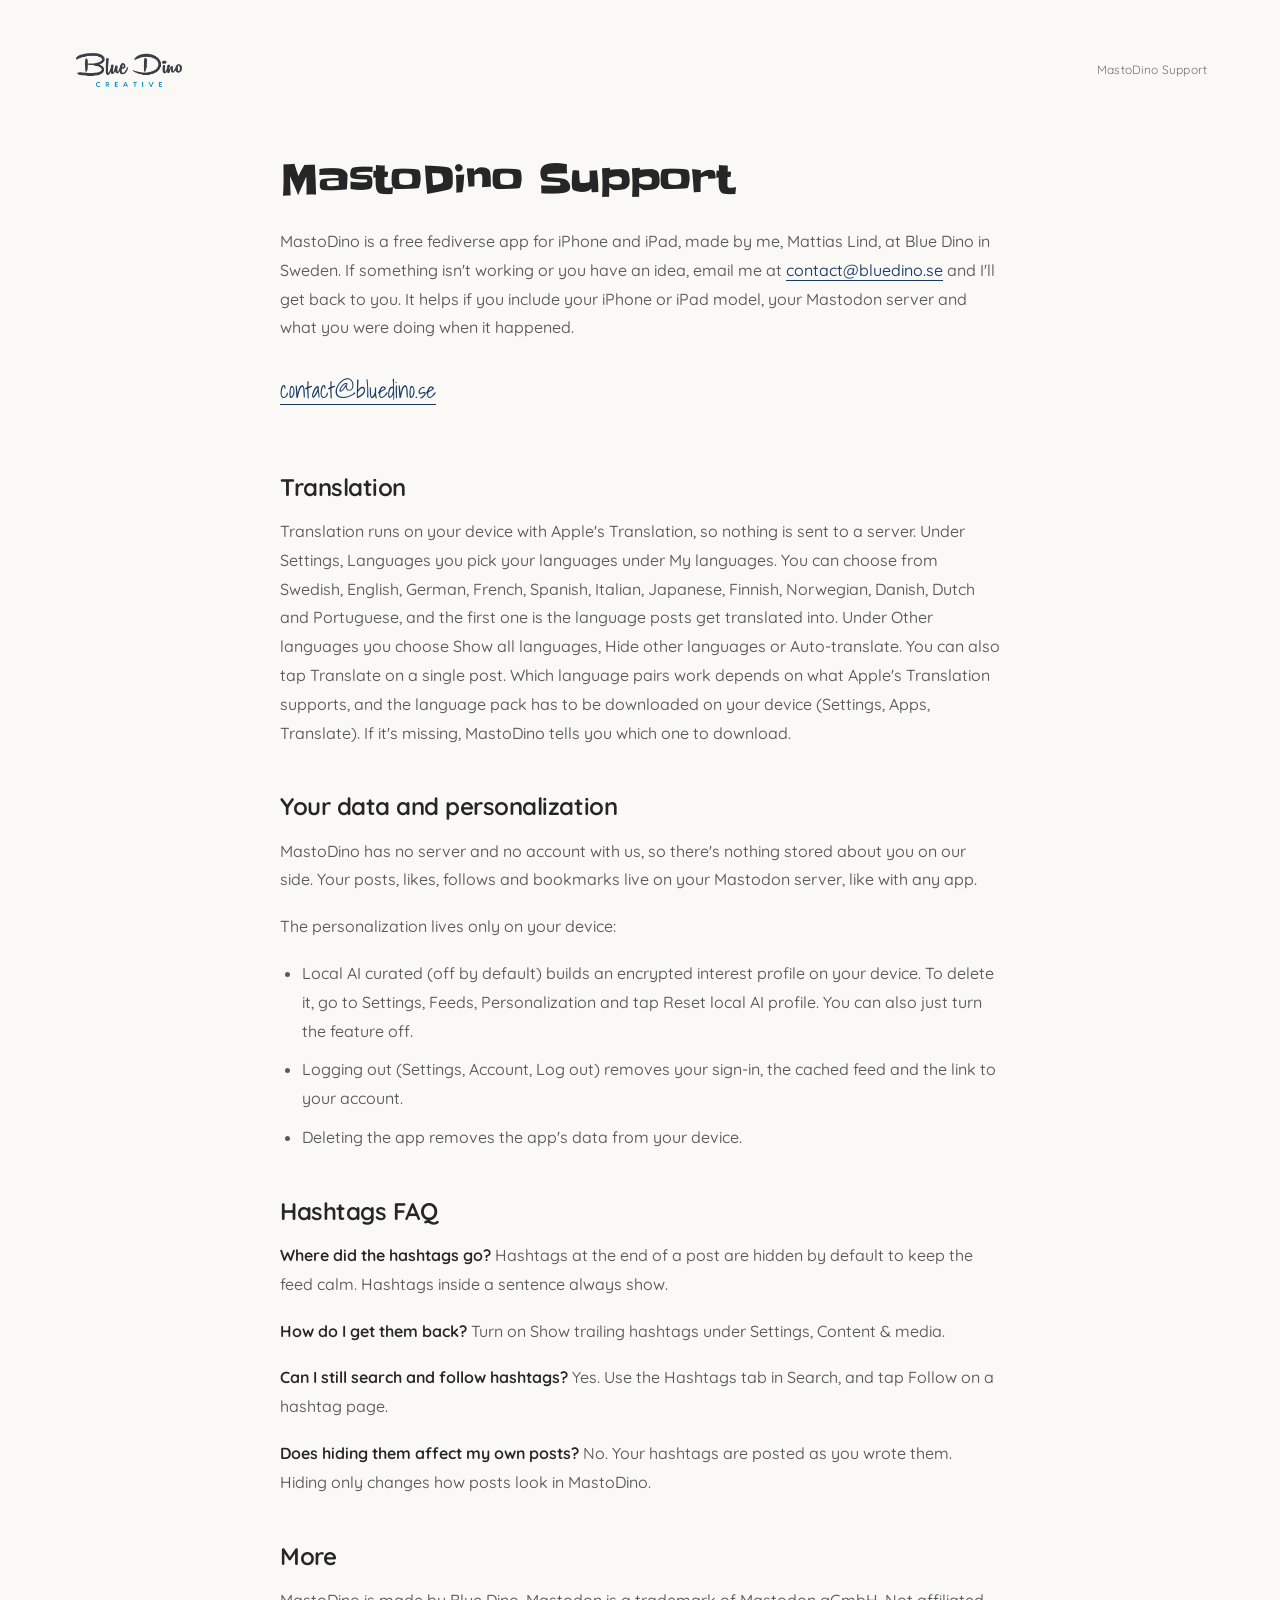
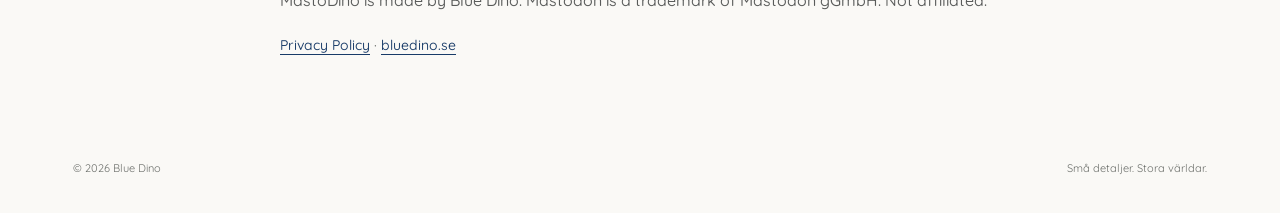
<file: mastodino/support/index.html>
<!doctype html>
<html lang="en">
  <head>
    <meta charset="UTF-8" />
    <meta name="viewport" content="width=device-width, initial-scale=1.0" />
    <meta name="theme-color" content="#faf9f6" />
    <meta name="description" content="MastoDino Support: help, translation, data and personalization, and hashtags FAQ for MastoDino on iPhone and iPad." />
    <link rel="icon" href="../../assets/blue-dino-logo.png" type="image/png" />
    <title>MastoDino Support · Blue Dino</title>
    <style>
      @font-face {
        font-family: 'Quicksand';
        src: url('../../fonts/Quicksand-VariableFont_wght.ttf') format('truetype');
        font-style: normal;
        font-weight: 300 700;
        font-display: swap;
      }
      @font-face {
        font-family: 'Slackey';
        src: url('../../fonts/Slackey-Regular.ttf') format('truetype');
        font-style: normal;
        font-weight: 400;
        font-display: swap;
      }
      @font-face {
        font-family: 'Shadows Into Light';
        src: url('../../fonts/ShadowsIntoLight-Regular.ttf') format('truetype');
        font-style: normal;
        font-weight: 400;
        font-display: swap;
      }
      :root {
        font-family: 'Quicksand', -apple-system, BlinkMacSystemFont, sans-serif;
        color: #252626;
        background: #faf9f6;
        font-synthesis: none;
        text-rendering: optimizeLegibility;
        -webkit-font-smoothing: antialiased;
        --ink: #252626;
        --body: #595b5a;
        --muted: #6d706c;
        --blue: #326786;
        --link: #183b68;
      }
      * { box-sizing: border-box; }
      body { margin: 0; background: #faf9f6; color: var(--ink); }
      a { color: var(--link); text-underline-offset: 4px; text-decoration-thickness: 1px; transition: color 160ms ease; }
      a:hover { color: var(--blue); }
      ::selection { background: #dce8ed; color: var(--ink); }
      :focus-visible { outline: 2px solid var(--blue); outline-offset: 6px; border-radius: 2px; }

      .page {
        display: flex;
        flex-direction: column;
        min-height: 100svh;
        max-width: 1720px;
        margin-inline: auto;
        padding: 46px clamp(28px, 5.7vw, 100px) 36px;
      }
      .site-header,
      .site-footer {
        display: flex;
        justify-content: space-between;
        align-items: center;
        gap: 24px;
        flex: none;
      }
      .brand { display: inline-flex; padding-block: 4px; }
      .brand img { display: block; width: 112px; height: auto; }
      .studio-label { color: var(--muted); font-size: 12px; letter-spacing: .015em; }

      .support-content {
        width: min(100%, 720px);
        margin: 64px auto 84px;
        flex: 1;
      }
      h1 {
        margin: 0 0 24px;
        font-family: 'Slackey', sans-serif;
        font-size: clamp(32px, 3.1vw, 44px);
        font-weight: 400;
        line-height: 1.14;
        letter-spacing: -.03em;
      }
      h2 {
        margin: 44px 0 14px;
        font-size: clamp(20px, 2.2vw, 24px);
        font-weight: 650;
        line-height: 1.3;
        letter-spacing: -.02em;
        color: var(--ink);
      }
      p, li {
        color: var(--body);
        font-size: 16px;
        font-weight: 450;
        line-height: 1.8;
      }
      p { margin: 0 0 18px; }
      ul {
        margin: 0 0 20px;
        padding-left: 22px;
      }
      li { margin-bottom: 10px; }
      strong { color: var(--ink); font-weight: 650; }
      .contact-link {
        font-family: 'Shadows Into Light', cursive;
        color: #183b68;
        display: inline-block;
        margin: 4px 0 12px;
        padding-block: 6px;
        font-size: 22px;
        font-weight: 400;
        text-underline-offset: 6px;
      }
      .more-links {
        margin-top: 12px;
        font-size: 14px;
        color: var(--muted);
      }
      .site-footer {
        color: var(--muted);
        font-size: 11px;
        line-height: 1.6;
      }
      @media (max-width: 620px) {
        .page { padding: 26px 28px 24px; }
        .brand img { width: 98px; }
        .studio-label { font-size: 10px; }
        .support-content { margin: 38px auto 56px; }
        h1 { font-size: 32px; margin-bottom: 20px; }
        h2 { margin-top: 34px; font-size: 20px; }
        p, li { font-size: 15px; line-height: 1.78; }
        .contact-link { font-size: 21px; }
        .site-footer { font-size: 10px; gap: 14px; }
      }
    </style>
  </head>
  <body>
    <div class="page">
      <header class="site-header">
        <a class="brand" href="../../" aria-label="Blue Dino">
          <img src="../../assets/blue-dino-logo.png" width="112" height="40" alt="Blue Dino" />
        </a>
        <span class="studio-label">MastoDino Support</span>
      </header>

      <main class="support-content">
        <h1>MastoDino Support</h1>
        <p>MastoDino is a free fediverse app for iPhone and iPad, made by me, Mattias Lind, at Blue Dino in Sweden. If something isn't working or you have an idea, email me at <a href="mailto:contact@bluedino.se">contact@bluedino.se</a> and I'll get back to you. It helps if you include your iPhone or iPad model, your Mastodon server and what you were doing when it happened.</p>
        <p><a class="contact-link" href="mailto:contact@bluedino.se">contact@bluedino.se</a></p>

        <h2>Translation</h2>
        <p>Translation runs on your device with Apple's Translation, so nothing is sent to a server. Under Settings, Languages you pick your languages under My languages. You can choose from Swedish, English, German, French, Spanish, Italian, Japanese, Finnish, Norwegian, Danish, Dutch and Portuguese, and the first one is the language posts get translated into. Under Other languages you choose Show all languages, Hide other languages or Auto-translate. You can also tap Translate on a single post. Which language pairs work depends on what Apple's Translation supports, and the language pack has to be downloaded on your device (Settings, Apps, Translate). If it's missing, MastoDino tells you which one to download.</p>

        <h2>Your data and personalization</h2>
        <p>MastoDino has no server and no account with us, so there's nothing stored about you on our side. Your posts, likes, follows and bookmarks live on your Mastodon server, like with any app.</p>
        <p>The personalization lives only on your device:</p>
        <ul>
          <li>Local AI curated (off by default) builds an encrypted interest profile on your device. To delete it, go to Settings, Feeds, Personalization and tap Reset local AI profile. You can also just turn the feature off.</li>
          <li>Logging out (Settings, Account, Log out) removes your sign-in, the cached feed and the link to your account.</li>
          <li>Deleting the app removes the app's data from your device.</li>
        </ul>

        <h2>Hashtags FAQ</h2>
        <p><strong>Where did the hashtags go?</strong> Hashtags at the end of a post are hidden by default to keep the feed calm. Hashtags inside a sentence always show.</p>
        <p><strong>How do I get them back?</strong> Turn on Show trailing hashtags under Settings, Content &amp; media.</p>
        <p><strong>Can I still search and follow hashtags?</strong> Yes. Use the Hashtags tab in Search, and tap Follow on a hashtag page.</p>
        <p><strong>Does hiding them affect my own posts?</strong> No. Your hashtags are posted as you wrote them. Hiding only changes how posts look in MastoDino.</p>

        <h2>More</h2>
        <p>MastoDino is made by Blue Dino. Mastodon is a trademark of Mastodon gGmbH. Not affiliated.</p>
        <p class="more-links"><a href="https://rentry.co/mastodino-privacy-policy" rel="noopener noreferrer">Privacy Policy</a> · <a href="../../">bluedino.se</a></p>
      </main>

      <footer class="site-footer">
        <span>© 2026 Blue Dino</span>
        <span>Små detaljer. Stora världar.</span>
      </footer>
    </div>
  </body>
</html>
</file>
<file: assets/index-B7NXnQMo.css>
@font-face{font-family:Quicksand;src:url(../fonts/Quicksand-VariableFont_wght.ttf) format("truetype");font-style:normal;font-weight:300 700;font-display:swap}@font-face{font-family:Slackey;src:url(../fonts/Slackey-Regular.ttf) format("truetype");font-style:normal;font-weight:400;font-display:swap}@font-face{font-family:Shadows Into Light;src:url(../fonts/ShadowsIntoLight-Regular.ttf) format("truetype");font-style:normal;font-weight:400;font-display:swap}:root{font-family:Quicksand,sans-serif;color:#252626;background:#faf9f6;font-synthesis:none;text-rendering:optimizeLegibility;-webkit-font-smoothing:antialiased;--ink: #252626;--body: #595b5a;--muted: #6d706c;--blue: #326786}*{box-sizing:border-box}body{margin:0}a{color:inherit}button,input,textarea{font:inherit}::selection{background:#dce8ed;color:var(--ink)}.studio-page{display:flex;flex-direction:column;min-height:100svh;max-width:1720px;margin-inline:auto;padding:46px clamp(28px,5.7vw,100px) 30px}.site-header,.site-footer{display:flex;justify-content:space-between;align-items:center;gap:24px;flex:none}.brand{display:inline-flex;padding-block:4px}.brand img{display:block;width:112px;height:auto}.studio-label{color:var(--muted);font-size:12px;letter-spacing:.015em}.studio{display:grid;grid-template-columns:minmax(0,1.25fr) minmax(0,1fr);align-items:center;gap:clamp(60px,7.6vw,112px);width:min(100%,1080px);margin:auto;padding-block:95px 116px}.studio-illustration{width:100%;aspect-ratio:1084 / 975;background:url(./dino.png) center / contain no-repeat;-webkit-user-select:none;user-select:none;-webkit-touch-callout:none}.studio-copy{max-width:380px}h1{margin:0 0 28px;font-family:Slackey,sans-serif;font-size:clamp(34px,3.1vw,46px);font-weight:400;line-height:1.14;letter-spacing:-.035em}.studio-copy p{margin:0 0 21px;color:var(--body);font-size:16px;font-weight:400;line-height:1.8}.contact-link{font-family:Shadows Into Light,cursive;color:#183b68;display:inline-block;min-height:44px;margin-top:7px;padding-block:12px;font-size:22px;font-weight:400;text-decoration-color:currentColor;text-decoration-thickness:1px;text-underline-offset:6px;transition:color .16s ease,text-decoration-color .16s ease}.contact-link:hover{color:var(--blue);text-decoration-color:var(--blue)}.site-footer{color:var(--muted);font-size:11px;line-height:1.6}:focus-visible{outline:2px solid var(--blue);outline-offset:6px;border-radius:2px}.studio:focus{outline:none}.skip-link{position:fixed;z-index:2;top:12px;left:16px;padding:12px 18px;background:var(--ink);color:#fff;transform:translateY(-180%)}.skip-link:focus{transform:translateY(0)}@media(min-width:1600px){.studio{gap:120px;width:min(100%,1150px)}.studio-copy{max-width:390px}}@media(max-width:850px){.studio-page{padding:32px 36px 24px}.studio{gap:38px;padding-block:88px 100px}.studio-copy p{font-size:15px}h1{font-size:34px}}@media(max-width:620px){.studio-page{padding:26px 28px 22px}.brand img{width:98px}.studio-label{font-size:10px}.site-header{gap:16px}.studio{grid-template-columns:minmax(0,1fr);gap:28px;max-width:400px;padding-block:37px 56px}.studio-illustration{width:min(100%,320px);justify-self:center}.studio-copy{max-width:none}h1{font-size:35px;margin-bottom:23px}.studio-copy p{font-size:15px;line-height:1.8;margin-bottom:18px}.contact-link{margin-top:5px;font-size:21px}.site-footer{font-size:10px;gap:14px}}@media(max-width:360px){.studio-page{padding-inline:22px}.studio-label{max-width:96px;text-align:right;line-height:1.5}.studio{gap:18px;padding-top:26px}h1{font-size:32px}.site-footer{align-items:flex-start}.site-footer span:last-child{max-width:115px;text-align:right}}@media(prefers-reduced-motion:reduce){*,*:before,*:after{transition:none!important}}
.site-footer{flex-wrap:wrap;row-gap:10px}.studio-link{color:var(--ink);text-decoration-color:#b6bab4;text-underline-offset:4px;text-decoration-thickness:1px;transition:color .16s ease,text-decoration-color .16s ease}.studio-link:hover{color:var(--blue);text-decoration-color:var(--blue)}@media(max-width:620px){.studio-link{order:-1;flex-basis:100%;text-align:center}}@media(max-width:360px){.site-footer{align-items:center}}
</file>
<file: mpainter/styles.css>
/* mPainter — bluedino.se/mpainter
   Dark product page. Palette follows the mPainter app: near-black canvas, teal accent. */

:root {
  color-scheme: dark;

  --canvas: #07090a;
  --surface: #0e1113;
  --surface-2: #14181b;
  --surface-3: #1a1f23;
  --line: rgba(255, 255, 255, 0.09);
  --line-strong: rgba(255, 255, 255, 0.16);

  --text: #f4f6f7;
  --secondary: #a8b1b9;
  --muted: #747f88;

  --accent: #5fcfd0;
  --accent-deep: #2a9398;
  --accent-glow: rgba(95, 207, 208, 0.16);

  --mono: ui-monospace, SFMono-Regular, "SF Mono", Menlo, Consolas, monospace;
  --sans: system-ui, -apple-system, "Segoe UI", Inter, Roboto, Helvetica, Arial, sans-serif;

  --r-sm: 8px;
  --r-md: 14px;
  --r-lg: 20px;

  --pad-section: clamp(76px, 10vw, 164px);
  --ease: cubic-bezier(0.22, 0.7, 0.2, 1);
}

* { box-sizing: border-box; }

html {
  scroll-behavior: smooth;
  scroll-padding-top: 90px;
  -webkit-text-size-adjust: 100%;
}

body {
  margin: 0;
  font-family: var(--sans);
  background: var(--canvas);
  color: var(--text);
  font-synthesis: none;
  text-rendering: optimizeLegibility;
  -webkit-font-smoothing: antialiased;
  overflow-x: hidden;
}

img, video { display: block; max-width: 100%; }
figure, p, h1, h2, h3, dl, dd, ol, ul { margin: 0; }
ul, ol { padding: 0; list-style: none; }

a { color: inherit; text-decoration-thickness: 1px; text-underline-offset: 4px; transition: color 150ms var(--ease); }
a:hover { color: var(--accent); }

code, kbd {
  font: 0.9em/1 var(--mono);
  background: var(--surface-3);
  border: 1px solid var(--line);
  border-radius: 5px;
  padding: 0.15em 0.4em;
  color: var(--text);
}

:focus-visible { outline: 2px solid var(--accent); outline-offset: 4px; border-radius: 4px; }
::selection { background: var(--accent); color: #04211f; }

.skip-link {
  position: absolute; top: 10px; left: 16px; z-index: 100;
  padding: 12px 18px; border-radius: var(--r-sm);
  background: var(--text); color: var(--canvas); font-weight: 600;
  transform: translateY(-200%);
}
.skip-link:focus { transform: none; }

/* ── Layout ─────────────────────────────────────────────────────────── */

.wrap {
  width: 100%;
  max-width: 1180px;
  margin-inline: auto;
  padding-inline: clamp(20px, 5vw, 48px);
}
.wrap-wide { max-width: 1420px; }

/* ── Type ───────────────────────────────────────────────────────────── */

h1 {
  font-size: clamp(40px, 7vw, 88px);
  line-height: 1.03;
  letter-spacing: -0.038em;
  font-weight: 600;
}

h2 {
  font-size: clamp(31px, 4.6vw, 58px);
  line-height: 1.07;
  letter-spacing: -0.032em;
  font-weight: 600;
}

h3 {
  font-size: clamp(18px, 1.5vw, 21px);
  line-height: 1.3;
  letter-spacing: -0.015em;
  font-weight: 600;
}

p { color: var(--secondary); }

.eyebrow {
  display: flex;
  align-items: center;
  gap: 10px;
  font: 600 12px/1.4 var(--mono);
  letter-spacing: 0.13em;
  text-transform: uppercase;
  color: var(--accent);
}
.eyebrow .num {
  display: inline-grid;
  place-items: center;
  min-width: 26px;
  height: 22px;
  padding-inline: 6px;
  border: 1px solid rgba(95, 207, 208, 0.38);
  border-radius: 999px;
  color: var(--accent);
  letter-spacing: 0.06em;
}

.lead {
  font-size: clamp(17px, 2vw, 22px);
  line-height: 1.55;
  letter-spacing: -0.012em;
  color: var(--secondary);
}

.body {
  font-size: clamp(16px, 1.25vw, 17.5px);
  line-height: 1.72;
}

/* ── Buttons ────────────────────────────────────────────────────────── */

.btn {
  display: inline-flex;
  align-items: center;
  justify-content: center;
  gap: 10px;
  min-height: 50px;
  padding: 13px 26px;
  border-radius: 999px;
  border: 1px solid transparent;
  font-size: 15.5px;
  font-weight: 600;
  letter-spacing: -0.01em;
  text-decoration: none;
  white-space: nowrap;
  transition: background-color 160ms var(--ease), color 160ms var(--ease),
              border-color 160ms var(--ease), transform 160ms var(--ease);
}
.btn-primary {
  background: var(--accent);
  color: #04211f;
  box-shadow: 0 10px 40px -14px rgba(95, 207, 208, 0.7);
}
.btn-primary:hover { background: #7cdcdd; color: #04211f; transform: translateY(-1px); }
.btn-primary:active { transform: none; background: var(--accent-deep); color: #eafcfc; }
.btn-ghost {
  border-color: var(--line-strong);
  color: var(--text);
  background: rgba(255, 255, 255, 0.025);
}
.btn-ghost:hover { border-color: var(--accent); color: var(--accent); background: rgba(95, 207, 208, 0.07); }
.btn-sm { min-height: 42px; padding: 10px 18px; font-size: 14px; }
.btn-lg { min-height: 58px; padding: 17px 36px; font-size: 17px; }

.text-link {
  display: inline-block;
  margin-top: 22px;
  padding-block: 8px;
  color: var(--accent);
  font-weight: 600;
  font-size: 15.5px;
  text-decoration: none;
  border-bottom: 1px solid rgba(95, 207, 208, 0.35);
}
.text-link:hover { border-bottom-color: var(--accent); }

/* ── Top bar ────────────────────────────────────────────────────────── */

.topbar {
  position: sticky;
  top: 0;
  z-index: 50;
  background: rgba(7, 9, 10, 0.72);
  backdrop-filter: saturate(180%) blur(18px);
  -webkit-backdrop-filter: saturate(180%) blur(18px);
  border-bottom: 1px solid transparent;
  transition: border-color 220ms var(--ease), background-color 220ms var(--ease);
}
.topbar.is-stuck { border-bottom-color: var(--line); background: rgba(7, 9, 10, 0.88); }

.topbar-inner {
  max-width: 1420px;
  margin-inline: auto;
  padding: 11px clamp(16px, 5vw, 48px);
  display: flex;
  align-items: center;
  gap: 24px;
}

.brand {
  display: inline-flex;
  align-items: center;
  gap: 10px;
  text-decoration: none;
  flex-shrink: 0;
}
.brand img { width: 26px; height: 26px; border-radius: 6px; }
.brand-name { font-size: 16px; font-weight: 650; letter-spacing: -0.02em; }
.brand:hover { color: var(--text); }

.chip {
  font: 600 10.5px/1 var(--mono);
  letter-spacing: 0.1em;
  text-transform: uppercase;
  color: var(--accent);
  border: 1px solid rgba(95, 207, 208, 0.38);
  border-radius: 999px;
  padding: 4px 8px;
}

.topnav {
  display: flex;
  gap: 26px;
  margin-inline: auto;
  font-size: 14.5px;
}
.topnav a { text-decoration: none; color: var(--secondary); }
.topnav a:hover { color: var(--text); }

/* ── Hero ───────────────────────────────────────────────────────────── */

.hero {
  position: relative;
  padding-top: clamp(56px, 8vw, 104px);
  padding-bottom: clamp(60px, 7vw, 100px);
  text-align: center;
  overflow: hidden;
}

.glow {
  position: absolute;
  inset-inline: 0;
  top: -340px;
  height: 820px;
  pointer-events: none;
  background:
    radial-gradient(52% 50% at 50% 50%, var(--accent-glow) 0%, rgba(95, 207, 208, 0) 68%),
    radial-gradient(34% 34% at 72% 38%, rgba(95, 207, 208, 0.08) 0%, rgba(0, 0, 0, 0) 70%);
}

.hero-copy { position: relative; }
.hero .eyebrow { justify-content: center; }
.hero h1 { margin-top: 22px; }
.hero .lead { margin: 26px auto 0; max-width: 620px; }

.cta-row {
  display: flex;
  flex-wrap: wrap;
  justify-content: center;
  gap: 14px;
  margin-top: 38px;
}

/* ── Video player ───────────────────────────────────────────────────── */

.player {
  position: relative;
  margin-top: clamp(44px, 6vw, 76px);
  border-radius: var(--r-lg);
  overflow: hidden;
  background: var(--surface);
  border: 1px solid var(--line-strong);
  box-shadow:
    0 2px 0 rgba(255, 255, 255, 0.05) inset,
    0 60px 120px -50px rgba(0, 0, 0, 0.95),
    0 0 90px -40px rgba(95, 207, 208, 0.45);
}
.player-video {
  width: 100%;
  height: auto;
  aspect-ratio: 16 / 9;
  background: #000;
  display: block;
}
.player-fallback { padding: 24px; }

.player-play {
  position: absolute;
  inset: 0;
  width: 100%;
  display: flex;
  flex-direction: column;
  align-items: center;
  justify-content: center;
  gap: 18px;
  border: 0;
  cursor: pointer;
  font: inherit;
  font-size: 16px;
  font-weight: 600;
  letter-spacing: -0.01em;
  color: var(--text);
  background: linear-gradient(180deg, rgba(7, 9, 10, 0.16) 0%, rgba(7, 9, 10, 0.62) 100%);
  transition: opacity 260ms var(--ease), background-color 260ms var(--ease);
}
.player-play svg {
  width: 30px;
  height: 30px;
  fill: #04211f;
  margin-left: 3px;
}
.player-play::before {
  content: "";
  position: absolute;
  inset: 0;
  backdrop-filter: blur(1px);
  -webkit-backdrop-filter: blur(1px);
}
.player-play > * { position: relative; }
.player-play span { display: inline-flex; align-items: center; gap: 10px; }
.player-play .player-dur { font: 600 12.5px/1 var(--mono); color: var(--secondary); letter-spacing: 0.08em; }
.player-play svg {
  box-sizing: content-box;
  padding: 21px;
  border-radius: 999px;
  background: var(--accent);
  box-shadow: 0 16px 50px -12px rgba(95, 207, 208, 0.75);
  transition: transform 220ms var(--ease), background-color 220ms var(--ease);
}
.player-play:hover svg { transform: scale(1.06); background: #7cdcdd; }
.player.is-playing .player-play { opacity: 0; pointer-events: none; }

.player-caption {
  max-width: 660px;
  margin: 22px auto 0;
  font-size: 14.5px;
  line-height: 1.65;
  color: var(--muted);
}

/* ── Trust strip ────────────────────────────────────────────────────── */

.trust {
  display: grid;
  grid-template-columns: repeat(4, 1fr);
  gap: 1px;
  margin-top: clamp(56px, 7vw, 92px);
  background: var(--line);
  border: 1px solid var(--line);
  border-radius: var(--r-md);
  overflow: hidden;
  text-align: left;
}
.trust li {
  background: var(--canvas);
  padding: 24px 26px;
  display: flex;
  flex-direction: column;
  gap: 7px;
}
.trust strong { font-size: 15.5px; font-weight: 600; letter-spacing: -0.015em; }
.trust span { font-size: 13.5px; line-height: 1.5; color: var(--muted); }

/* ── Statement ──────────────────────────────────────────────────────── */

.statement { padding-block: var(--pad-section); border-top: 1px solid var(--line); }
.statement-body {
  display: grid;
  grid-template-columns: repeat(2, 1fr);
  gap: 32px 60px;
  margin-top: 42px;
  max-width: 1000px;
}
.statement-body p { font-size: clamp(16px, 1.3vw, 18px); line-height: 1.72; }

/* ── Feature sections ───────────────────────────────────────────────── */

.feature { padding-block: var(--pad-section); border-top: 1px solid var(--line); }
.feature .wrap { max-width: 1320px; }

.feature-grid {
  display: grid;
  grid-template-columns: minmax(0, 0.78fr) minmax(0, 1.22fr);
  gap: clamp(36px, 5vw, 72px);
  align-items: center;
}
.feature-flip .feature-copy { order: 2; }

.feature-copy h2 { margin-top: 20px; }
.feature-copy .body { margin-top: 24px; max-width: 520px; }

.shot {
  border-radius: var(--r-md);
  overflow: hidden;
  border: 1px solid var(--line-strong);
  background: var(--surface);
  box-shadow:
    0 2px 0 rgba(255, 255, 255, 0.04) inset,
    0 44px 90px -46px rgba(0, 0, 0, 0.95);
}
.shot img { width: 100%; height: auto; }

.ticks { margin-top: 30px; display: grid; gap: 13px; }
.ticks li {
  position: relative;
  padding-left: 28px;
  font-size: 15.5px;
  line-height: 1.55;
  color: var(--secondary);
}
.ticks li::before {
  content: "";
  position: absolute;
  left: 2px;
  top: 7px;
  width: 11px;
  height: 6px;
  border-left: 1.8px solid var(--accent);
  border-bottom: 1.8px solid var(--accent);
  transform: rotate(-45deg);
}

.chips { display: flex; flex-wrap: wrap; gap: 8px; margin-top: 30px; }
.chips li {
  font-size: 13.5px;
  font-weight: 500;
  color: var(--secondary);
  background: var(--surface-2);
  border: 1px solid var(--line);
  border-radius: 999px;
  padding: 7px 14px;
}

.flow {
  display: grid;
  grid-template-columns: repeat(3, 1fr);
  gap: 1px;
  margin-top: 32px;
  background: var(--line);
  border: 1px solid var(--line);
  border-radius: var(--r-md);
  overflow: hidden;
  counter-reset: flow;
}
.flow li {
  background: var(--surface);
  padding: 18px 18px 20px;
  display: flex;
  flex-direction: column;
  gap: 9px;
}
.flow strong { font-size: 14.5px; font-weight: 600; letter-spacing: -0.012em; line-height: 1.35; }

.aside {
  margin-top: 28px;
  padding-left: 18px;
  border-left: 2px solid rgba(95, 207, 208, 0.35);
  font-size: 14.5px;
  line-height: 1.68;
  color: var(--muted);
  max-width: 500px;
}
.aside strong { color: var(--secondary); font-weight: 600; }

/* ── More / cards ───────────────────────────────────────────────────── */

.more { padding-block: var(--pad-section); border-top: 1px solid var(--line); }

.section-head { max-width: 760px; }
.section-head h2 { margin-top: 20px; }
.section-head .section-lede {
  margin-top: 26px;
  font-size: clamp(16px, 1.4vw, 18.5px);
  line-height: 1.68;
  max-width: 640px;
}

.cards {
  display: grid;
  grid-template-columns: repeat(3, 1fr);
  gap: 18px;
  margin-top: clamp(40px, 5vw, 66px);
}

.card {
  background: var(--surface);
  border: 1px solid var(--line);
  border-radius: var(--r-md);
  padding: 28px 28px 30px;
  display: flex;
  flex-direction: column;
  gap: 12px;
  transition: border-color 220ms var(--ease), background-color 220ms var(--ease), transform 220ms var(--ease);
}
.card:hover { border-color: var(--line-strong); background: var(--surface-2); transform: translateY(-2px); }
.card p { font-size: 15px; line-height: 1.65; }

.card-wide {
  grid-column: span 3;
  flex-direction: row;
  align-items: center;
  gap: clamp(24px, 4vw, 52px);
  padding: 0;
  overflow: hidden;
}
.card-wide .card-shot { flex: 1 1 54%; min-width: 0; align-self: stretch; }
.card-wide .card-shot img { width: 100%; height: 100%; object-fit: cover; object-position: center; }
.card-wide .card-body { flex: 1 1 44%; padding: 30px clamp(24px, 3vw, 40px) 30px 0; display: grid; gap: 12px; }

.card-half { grid-column: span 2; }
.card-half .card-shot { flex: 1 1 52%; }

.card-accent { border-color: rgba(95, 207, 208, 0.22); background: linear-gradient(170deg, rgba(95, 207, 208, 0.07), rgba(95, 207, 208, 0) 62%), var(--surface); }

/* ── Placeholders ───────────────────────────────────────────────────── */

.ph { margin: 0; }

.ph-inner {
  aspect-ratio: var(--ph-ratio, 16 / 9);
  display: grid;
  align-content: center;
  justify-items: center;
  gap: 14px;
  padding: 30px clamp(22px, 4vw, 64px);
  text-align: center;
  border: 1px dashed var(--line-strong);
  border-radius: var(--r-lg);
  background:
    repeating-linear-gradient(135deg, rgba(255, 255, 255, 0.026) 0 10px, rgba(255, 255, 255, 0) 10px 22px),
    var(--surface-2);
}

.ph-tag {
  font-family: var(--mono);
  font-size: 10.5px;
  letter-spacing: 0.15em;
  text-transform: uppercase;
  color: var(--accent);
  border: 1px solid rgba(95, 207, 208, 0.3);
  border-radius: 999px;
  padding: 7px 13px;
}

.ph-what {
  margin: 0;
  max-width: 56ch;
  color: var(--secondary);
  font-size: clamp(14.5px, 1.3vw, 17px);
  line-height: 1.62;
}

.ph-spec {
  margin: 0;
  font-family: var(--mono);
  font-size: 12px;
  letter-spacing: 0.04em;
  color: var(--muted);
}

.ph-flat .ph-inner {
  aspect-ratio: auto;
  height: 100%;
  min-height: 250px;
  border: 0;
  border-right: 1px dashed var(--line-strong);
  border-radius: 0;
  padding: 30px 26px;
}

.band { padding-block: 0 clamp(10px, 2vw, 26px); }
.band .ph-inner { border-radius: 0; border-inline: 0; }

/* ── The foundation ─────────────────────────────────────────────────── */

.manifesto {
  padding-block: var(--pad-section);
  border-top: 1px solid var(--line);
  background: radial-gradient(900px 440px at 50% 0%, rgba(95, 207, 208, 0.055), rgba(95, 207, 208, 0) 72%);
}

.manifesto .section-head { margin-bottom: clamp(36px, 4.4vw, 60px); }

.pillars {
  display: grid;
  grid-template-columns: repeat(2, 1fr);
  gap: 18px;
  margin-top: clamp(34px, 4vw, 54px);
}

.pillar {
  background: var(--surface);
  border: 1px solid var(--line);
  border-radius: var(--r-md);
  padding: 30px clamp(24px, 2.4vw, 34px) 32px;
  display: grid;
  gap: 12px;
  align-content: start;
}

.pillar h3 {
  margin: 0;
  font-size: clamp(19px, 1.7vw, 23px);
  letter-spacing: -0.02em;
  line-height: 1.25;
}

.pillar p {
  margin: 0;
  color: var(--secondary);
  font-size: clamp(15px, 1.25vw, 16.5px);
  line-height: 1.68;
}

.manifesto-close {
  margin: clamp(38px, 4.4vw, 62px) auto 0;
  max-width: 62ch;
  text-align: center;
  text-wrap: balance;
  color: var(--text);
  font-size: clamp(18px, 1.9vw, 24px);
  line-height: 1.55;
  letter-spacing: -0.015em;
}

/* ── Honest / status ────────────────────────────────────────────────── */

.honest { padding-block: var(--pad-section); border-top: 1px solid var(--line); }

.status-grid {
  display: grid;
  grid-template-columns: repeat(2, 1fr);
  gap: 18px;
  margin-top: clamp(40px, 5vw, 62px);
}
.status {
  background: var(--surface);
  border: 1px solid var(--line);
  border-radius: var(--r-md);
  padding: clamp(26px, 3vw, 38px);
}
.status h3 { margin-bottom: 22px; }
.status p { font-size: 15.5px; line-height: 1.68; }
.status p + p { margin-top: 16px; }
.status-next { border-color: rgba(95, 207, 208, 0.22); background: linear-gradient(170deg, rgba(95, 207, 208, 0.06), rgba(95, 207, 208, 0) 60%), var(--surface); }
.status-next .btn { margin-top: 26px; }

/* ── Open source ────────────────────────────────────────────────────── */

.source { padding-block: var(--pad-section); border-top: 1px solid var(--line); }
.source-grid {
  display: grid;
  grid-template-columns: minmax(0, 1.15fr) minmax(0, 0.85fr);
  gap: clamp(36px, 5vw, 72px);
  align-items: center;
}
.source h2 { margin-top: 20px; }
.source .body { margin-top: 24px; max-width: 560px; }

.stats {
  display: grid;
  grid-template-columns: repeat(2, 1fr);
  gap: 1px;
  background: var(--line);
  border: 1px solid var(--line);
  border-radius: var(--r-md);
  overflow: hidden;
}
.stats > div { background: var(--surface); padding: 26px 24px; display: grid; gap: 8px; }
.stats dt { font: 600 11.5px/1.3 var(--mono); letter-spacing: 0.12em; text-transform: uppercase; color: var(--muted); }
.stats dd { font-size: clamp(20px, 2vw, 26px); font-weight: 600; letter-spacing: -0.025em; color: var(--text); }

/* ── Buy ────────────────────────────────────────────────────────────── */

.buy {
  position: relative;
  overflow: hidden;
  padding-block: var(--pad-section);
  border-top: 1px solid var(--line);
  text-align: center;
}
.glow-buy { top: auto; bottom: -420px; height: 760px; }
.buy-inner { position: relative; }
.buy .eyebrow { justify-content: center; }
.buy h2 { margin-top: 20px; }

.price {
  margin-top: 26px;
  font-size: clamp(16px, 1.6vw, 19px);
  color: var(--muted);
  letter-spacing: -0.01em;
}
.price span {
  display: block;
  margin-top: 4px;
  font-size: clamp(60px, 9vw, 108px);
  line-height: 1;
  letter-spacing: -0.05em;
  font-weight: 600;
  color: var(--text);
}
.price-sub { max-width: 560px; margin: 26px auto 0; font-size: 16px; line-height: 1.68; }
.buy .btn-lg { margin-top: 34px; }

.platforms {
  display: grid;
  grid-template-columns: repeat(3, 1fr);
  gap: 1px;
  margin-top: clamp(44px, 5vw, 64px);
  background: var(--line);
  border: 1px solid var(--line);
  border-radius: var(--r-md);
  overflow: hidden;
  text-align: left;
}
.platforms li { background: var(--canvas); padding: 24px 26px; display: grid; gap: 7px; }
.platforms strong { font-size: 15.5px; font-weight: 600; letter-spacing: -0.015em; }
.platforms span { font-size: 13.5px; line-height: 1.5; color: var(--muted); }

.fineprint { margin-top: 24px; font-size: 13.5px; line-height: 1.6; color: var(--muted); max-width: 620px; margin-inline: auto; }

/* ── FAQ ────────────────────────────────────────────────────────────── */

.faq { padding-block: var(--pad-section); border-top: 1px solid var(--line); }
.faq-list { margin-top: clamp(36px, 4vw, 54px); max-width: 860px; }

details { border-bottom: 1px solid var(--line); }
details:first-child { border-top: 1px solid var(--line); }
summary {
  cursor: pointer;
  list-style: none;
  padding: 24px 44px 24px 0;
  position: relative;
  font-size: clamp(16.5px, 1.4vw, 18.5px);
  font-weight: 600;
  letter-spacing: -0.015em;
  line-height: 1.45;
}
summary::-webkit-details-marker { display: none; }
summary::after {
  content: "";
  position: absolute;
  right: 6px;
  top: 50%;
  width: 11px;
  height: 11px;
  margin-top: -7px;
  border-right: 1.8px solid var(--muted);
  border-bottom: 1.8px solid var(--muted);
  transform: rotate(45deg);
  transition: transform 220ms var(--ease), border-color 220ms var(--ease);
}
summary:hover::after { border-color: var(--accent); }
details[open] summary::after { transform: rotate(-135deg); margin-top: -2px; }
details p { padding: 0 44px 26px 0; font-size: 15.5px; line-height: 1.72; max-width: 720px; }
details p a { color: var(--accent); }

/* ── Footer ─────────────────────────────────────────────────────────── */

.site-footer { border-top: 1px solid var(--line); padding-block: clamp(44px, 5vw, 72px); background: var(--surface); }
.footer-grid { display: grid; grid-template-columns: minmax(0, 1fr) minmax(0, 1fr); gap: 32px 56px; }
.footer-brand { display: grid; gap: 18px; align-content: start; }
.studio {
  width: 112px;
  padding: 9px 13px;
  background: #f4f5f6;
  border-radius: var(--r-sm);
  display: inline-flex;
}
.studio img { width: 100%; height: auto; }
.footer-brand p { font-size: 14px; color: var(--muted); }

.footer-links { display: grid; gap: 12px; align-content: start; font-size: 14.5px; }
.footer-links a { text-decoration: none; color: var(--secondary); justify-self: start; }
.footer-links a:hover { color: var(--accent); }

.legal {
  grid-column: 1 / -1;
  padding-top: 28px;
  border-top: 1px solid var(--line);
  font-size: 12.5px;
  line-height: 1.7;
  color: var(--muted);
  max-width: 900px;
}
.legal a { color: var(--secondary); }

/* ── Scroll reveal ──────────────────────────────────────────────────── */

.js .reveal {
  opacity: 0;
  transform: translateY(20px);
  transition: opacity 760ms var(--ease), transform 760ms var(--ease);
  will-change: opacity, transform;
}
.js .reveal.is-in { opacity: 1; transform: none; }

/* ── Responsive ─────────────────────────────────────────────────────── */

@media (max-width: 1080px) {
  .topnav { gap: 20px; font-size: 14px; }
  .trust { grid-template-columns: repeat(2, 1fr); }
  .cards { grid-template-columns: repeat(2, 1fr); }
  .card-wide { grid-column: span 2; }
}

@media (max-width: 900px) {
  .topnav { display: none; }
  .feature-grid, .source-grid { grid-template-columns: 1fr; }
  .feature-flip .feature-copy { order: 0; }
  .feature-copy .body, .source .body { max-width: none; }
  .statement-body { grid-template-columns: 1fr; gap: 20px; margin-top: 32px; }
  .status-grid { grid-template-columns: 1fr; }
  .pillars { grid-template-columns: 1fr; }
  .ph-flat .ph-inner { border-right: 0; border-bottom: 1px dashed var(--line-strong); min-height: 210px; }
  .card-wide { flex-direction: column; align-items: stretch; }
  .card-wide .card-shot { flex: none; }
  .card-wide .card-body { padding: 26px 28px 30px; }
  .footer-grid { grid-template-columns: 1fr; }
}

@media (max-width: 700px) {
  html { scroll-padding-top: 76px; }
  .topbar-inner { padding-block: 9px; gap: 12px; }
  .brand-name { font-size: 15px; }
  .chip { display: none; }
  .btn { min-height: 48px; }
  .btn-sm { min-height: 40px; padding: 9px 14px; font-size: 13.5px; }
  .cta-row .btn { width: 100%; }
  .hero { padding-top: 46px; }
  .player { border-radius: var(--r-md); }
  .player-play { gap: 14px; font-size: 15px; }
  .player-play svg { width: 24px; height: 24px; padding: 17px; }
  .trust, .platforms, .flow, .stats { grid-template-columns: 1fr; }
  .cards { grid-template-columns: 1fr; }
  .ph-inner { padding: 26px 20px; gap: 12px; }
  .ph-what { font-size: 14.5px; }
  .card-wide, .card-half { grid-column: span 1; }
  .ticks li { font-size: 15px; }
  details p { padding-right: 0; }
  summary { padding-right: 34px; }
}

@media (prefers-reduced-motion: reduce) {
  html { scroll-behavior: auto; }
  *, *::before, *::after {
    animation-duration: 0.001ms !important;
    transition-duration: 0.001ms !important;
  }
  .reveal, .js .reveal { opacity: 1; transform: none; }
}
</file>
